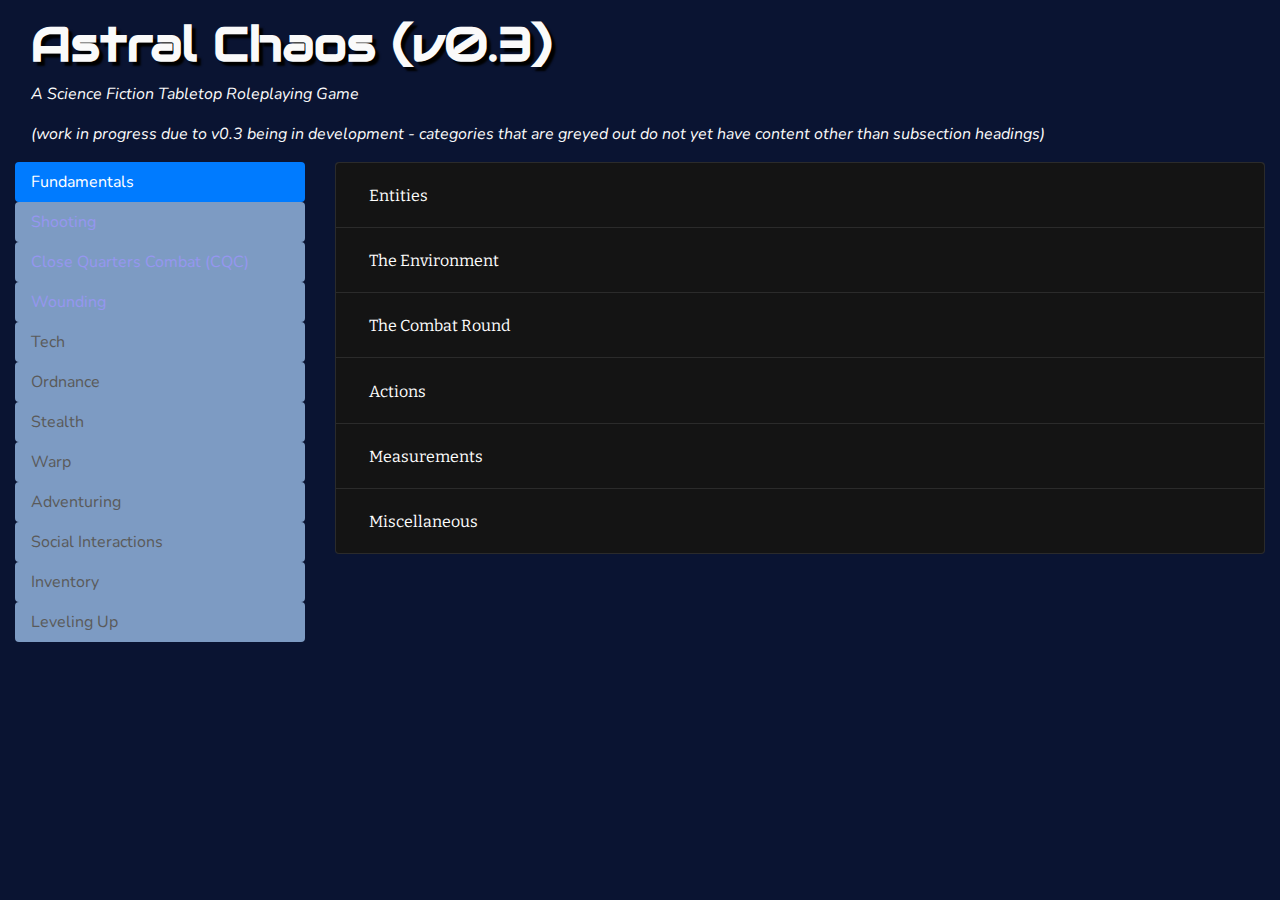
<file: astral_chaos.html>
<!DOCTYPE html>
<html lang="en" dir="ltr">
  <head>
    <meta charset="utf-8">
    <title>Astral Chaos</title>

    <link href="https://fonts.googleapis.com/css?family=Bitter|Audiowide|Nunito:400,700" rel="stylesheet">

    <link rel="stylesheet" href="https://stackpath.bootstrapcdn.com/bootstrap/4.3.1/css/bootstrap.min.css" integrity="sha384-ggOyR0iXCbMQv3Xipma34MD+dH/1fQ784/j6cY/iJTQUOhcWr7x9JvoRxT2MZw1T" crossorigin="anonymous">
    <script src="https://code.jquery.com/jquery-3.3.1.slim.min.js" integrity="sha384-q8i/X+965DzO0rT7abK41JStQIAqVgRVzpbzo5smXKp4YfRvH+8abtTE1Pi6jizo" crossorigin="anonymous"></script>
    <script src="https://cdnjs.cloudflare.com/ajax/libs/popper.js/1.14.7/umd/popper.min.js" integrity="sha384-UO2eT0CpHqdSJQ6hJty5KVphtPhzWj9WO1clHTMGa3JDZwrnQq4sF86dIHNDz0W1" crossorigin="anonymous"></script>
    <script src="https://stackpath.bootstrapcdn.com/bootstrap/4.3.1/js/bootstrap.min.js" integrity="sha384-JjSmVgyd0p3pXB1rRibZUAYoIIy6OrQ6VrjIEaFf/nJGzIxFDsf4x0xIM+B07jRM" crossorigin="anonymous"></script>

    <link rel="stylesheet" href="css/game_page.css">
    <link rel="stylesheet" href="css/astral_chaos.css">

  </head>
  <body>
    <div class="title">
      <h1>Astral Chaos (v0.3)</h1>
      <p class="emphasis">A Science Fiction Tabletop Roleplaying Game</p>
      <p class="emphasis">(work in progress due to v0.3 being in development - categories that are greyed out do not yet have content other than subsection headings)</p>
    </div>
    <div class="row content">
      <div class="col-3">
        <div class="nav flex-column nav-pills" id="category-tab" role="tablist" aria-orientation="vertical">
          <a class="nav-link active" id="fundamentals-tab" data-toggle="pill" href="#fundamentals" role="tab" aria-controls="v-pills-fundamentals" aria-selected="true">Fundamentals</a>
          <a class="nav-link" id="shooting-tab" data-toggle="pill" href="#shooting" role="tab" aria-controls="v-pills-shooting" aria-selected="false">Shooting</a>
          <a class="nav-link" id="cqc-tab" data-toggle="pill" href="#cqc" role="tab" aria-controls="v-pills-cqc" aria-selected="false">Close Quarters Combat (CQC)</a>
          <a class="nav-link" id="wounding-tab" data-toggle="pill" href="#wounding" role="tab" aria-controls="v-pills-wounding" aria-selected="false">Wounding</a>
          <a class="nav-link" id="tech-tab" data-toggle="pill" href="#tech" role="tab" aria-controls="v-pills-tech" aria-selected="false"><span class="grey">Tech</span></a>
          <a class="nav-link" id="ordnance-tab" data-toggle="pill" href="#ordnance" role="tab" aria-controls="v-pills-ordnance" aria-selected="false"><span class="grey">Ordnance</span></a>
          <a class="nav-link" id="stealth-tab" data-toggle="pill" href="#stealth" role="tab" aria-controls="v-pills-stealth" aria-selected="false"><span class="grey">Stealth</span></a>
          <a class="nav-link" id="warp-tab" data-toggle="pill" href="#warp" role="tab" aria-controls="v-pills-warp" aria-selected="false"><span class="grey">Warp</span></a>
          <a class="nav-link" id="adventuring-tab" data-toggle="pill" href="#adventuring" role="tab" aria-controls="v-pills-adventuring" aria-selected="false"><span class="grey">Adventuring</span></a>
          <a class="nav-link" id="social-tab" data-toggle="pill" href="#social" role="tab" aria-controls="v-pills-social" aria-selected="false"><span class="grey">Social Interactions</span></a>
          <a class="nav-link" id="inventory-tab" data-toggle="pill" href="#inventory" role="tab" aria-controls="v-pills-inventory" aria-selected="false"><span class="grey">Inventory</span></a>
          <a class="nav-link" id="leveling-tab" data-toggle="pill" href="#leveling" role="tab" aria-controls="v-pills-leveling" aria-selected="false"><span class="grey">Leveling Up</span></a>
        </div>
      </div>
      <div class="col-9">
        <div class="tab-content" id="tabContent">

          <!-- - - - - - - - - - - - Fundamentals - - - - - - - - - - - - - -->

          <div class="tab-pane fade show active" id="fundamentals" role="tabpanel" aria-labelledby="fundamentals-tab">
            <div class="accordion" id="accordion-fundamentals">
              <div class="card">
                <div class="card-header" id="fundamentals-entities" data-toggle="collapse" data-target="#collapse-fundamentals-entities" aria-expanded="false" aria-controls="collapse-fundamentals-entities">
                  <h2 class="mb-0">
                    <button class="btn btn-link">
                      Entities
                    </button>
                  </h2>
                </div>
                <div id="collapse-fundamentals-entities" class="collapse" aria-labelledby="fundamentals-entities">
                  <div class="card-body">
                    <ul>
                      <li>
                        Characters, including PCs, are represented by circles one unit* in diameter.
                        <ul><li>*For standard human-sized characters, including the ones that players are intended to control. NPCs and non-standard PCs may be different sizes at the GM's discretion.</li></ul>
                      </li>
                      <li>
                        Objects within the environment can be represented by various shapes depending on the object, but will still have a complete border defining the object's location, shape, and size. Objects generally fall into five categories:
                        <ul>
                          <li>
                            Large: these objects are large enough to act as ledges (see 'the environment' subsection).
                          </li>
                          <li>
                            Cover: these objects are shorter than shoulder height, allowing for characters to see, shoot, and move over them. Any move that entails moving onto or over such cover costs an additional 1ap. Alternatively, cover may be a large object with gaps in it, allowing lines of effect to pass through it but prohibiting characters from moving through it.
                          </li>
                          <li>
                            Obscuring: these are objects such as plants or fog. Lines of effect passing through them are not blocked, but do count as obscured.
                          </li>
                          <li>
                            Terrain: these objects are not truly objects so much as patches of ground that hinder movement, such as rubble or shallow water. When characters move through terrain, each unit of distance moved counts as moving twice that far instead.
                          </li>
                          <li>
                            Special: these objects have unique rules set by the GM. They are such things as coolant tubes or electrified water.
                          </li>
                        </ul>
                      </li>
                      <li>
                        Items may not be large enough to warrant showing with a border. Instead, they are marked with an icon at their location. This icon does not interact with game rules in any way, unlike objects and their borders.
                      </li>
                    </ul>
                  </div>
                </div>
              </div>
              <div class="card">
                <div class="card-header" id="fundamentals-environment" data-toggle="collapse" data-target="#collapse-fundamentals-environment" aria-expanded="false" aria-controls="collapse-fundamentals-environment">
                  <h2 class="mb-0">
                    <button class="btn btn-link">
                      The Environment
                    </button>
                  </h2>
                </div>
                <div id="collapse-fundamentals-environment" class="collapse" aria-labelledby="fundamentals-environment">
                  <div class="card-body">
                    <ul>
                      <li>
                        The map is a blank area representing where the game takes place--the map is where the game entities are placed.
                      </li>
                      <li>
                        Walls are represented by a line, and block lines of effect.
                      </li>
                      <li>
                        Ledges are represented by a line marked in some way to denote that it is a ledge. Lines of effect originating on the lower side of the ledge are blocked if they extend more than 1u beyond the ledge. Lines of effect originating on the higher side of the ledge are blocked unless they originate within one unit of the ledge. Exceptions may be made at the GM's discretion if the ledge is short enough relative to the viewing distance of the characters.
                      </li>
                      <li>
                        Steps are ledges that are shoulder-height or less. Steps act as cover for characters on the lower side who are within 1u of the step.
                      </li>
                    </ul>
                  </div>
                </div>
              </div>
              <div class="card">
                <div class="card-header" id="fundamentals-combat-round" data-toggle="collapse" data-target="#collapse-fundamentals-combat-round" aria-expanded="false" aria-controls="collapse-fundamentals-combat-round">
                  <h2 class="mb-0">
                    <button class="btn btn-link">
                      The Combat Round
                    </button>
                  </h2>
                </div>
                <div id="collapse-fundamentals-combat-round" class="collapse" aria-labelledby="fundamentals-combat-round">
                  <div class="card-body">
                    <ul>
                      <li>
                        Combat in the game occurs in rounds, each of which consists of the PC phase followed by the CQC phase, and then the NPC phase. Each character takes a turn during the phase corresponding to their status as a PC or an NPC (the use of the CQC phase is described in the CQC section).
                        <ul><li>In certain situations where NPCs should act first (for example, if the PCs are being ambushed), simply play out an NPC phase before the first round begins.</li></ul>
                      </li>
                      <li>
                        During the PC phase, each PC is allowed to perform actions as they wish. PCs each get four action points to use during the round. Action points are spent to perform actions, with a cost that varies per action. If a PC does not have enough action points remaining for an action, that action may not be performed. Each PC must use all of their action points each round.
                      </li>
                      <li>
                        PCs may spend their action points in any arrangement--any given PC does not need to spend all their action points before another PC can act. Furthermore, actions may be taken simultaneously, such as shooting a gun half-way through a move action. Actions of different PCs may also be taken simultaneously, such as a heavily armored character shielding a wounded character as they move to cover.
                      </li>
                      <li>
                        During the NPC phase, each NPC gets a number of action points based on their given rules. Otherwise, the NPCs may all take their turns in the same manner and with the same restrictions as PCs.
                        <ul><li>Generally, NPCs get four action points each unless they are particularly sluggish or quick.</li></ul>
                      </li>
                    </ul>
                  </div>
                </div>
              </div>
              <div class="card">
                <div class="card-header" id="fundamentals-actions" data-toggle="collapse" data-target="#collapse-fundamentals-actions" aria-expanded="false" aria-controls="collapse-fundamentals-actions">
                  <h2 class="mb-0">
                    <button class="btn btn-link">
                      Actions
                    </button>
                  </h2>
                </div>
                <div id="collapse-fundamentals-actions" class="collapse" aria-labelledby="fundamentals-actions">
                  <div class="card-body">
                    <ul>
                      <li>
                        <span class=" emphasis">Action Name, Cost -- Effect</span>
                      </li>
                      <li>
                        Shoot, 2ap -- The character may shoot a ranged weapon.
                      </li>
                      <li>
                        CQC Action, 2ap -- The character may make a CQC attack or defense.
                      </li>
                      <li>
                        Move, 1ap -- The character may move 2u on the map. If the character is aiming or ducking, they may only move 1u.
                      </li>
                      <li>
                        Run, 4ap -- The character may move 12u on the map. The character ceases aiming or ducking if they take the run action.
                      </li>
                      <li>
                        Act, 2a -- The character may make a basic act, such as picking up an item or opening a door.
                      </li>
                      <li>
                        Aim, 1a -- The character counts as aiming, providing a benefit when shooting but a penalty when moving.
                      </li>
                      <li>
                        Duck, 1a -- The character counts as ducking, providing a benefit when being shot at or trying to remain hidden but a penalty when moving.
                      </li>
                      <li>
                        Reaction, varies -- The character may declare an event at which point they will perform a certain action. The ap cost of a reaction is equal to the ap cost of the action they intend to perform. The character may choose to perform the intended action whenever the declared event occurs, but may only choose to do so once during that round.
                        <ul><li>An example of this action would be a character declaring they will make the shoot action the next time an enemy steps out of cover. In this example, the reaction would cost 2ap--the ap cost of a shoot action--and would allow the character to take the shoot action once during the round at some time when an enemy steps out of cover.</li></ul>
                      </li>
                      <li>
                        Null, varies -- The character waits. There is no direct effect from taking a null action; it is simply used to allow a character to spend ap without doing anything. Characters may spend however many ap they wish for a null action.
                      </li>
                      <li>
                        Other, varies -- This encompasses any actions described elsewhere in the rules. Such actions will have their ap cost given when they are described.
                      </li>
                    </ul>
                  </div>
                </div>
              </div>
              <div class="card">
                <div class="card-header" id="fundamentals-measurements" data-toggle="collapse" data-target="#collapse-fundamentals-measurements" aria-expanded="false" aria-controls="collapse-fundamentals-measurements">
                  <h2 class="mb-0">
                    <button class="btn btn-link">
                      Measurements
                    </button>
                  </h2>
                </div>
                <div id="collapse-fundamentals-measurements" class="collapse" aria-labelledby="fundamentals-measurements">
                  <div class="card-body">
                    <ul>
                      <li>
                        Units are the unit measurement of the game. Whether you use inches, centimeters, or any other length is up to you - but when the rules refer to a "unit", it is referring to the same arbitrary but constant length. One unit is meant to represent approximately one meter in the game world.
                      </li>
                      <li>
                        Line of Effect: A line of effect is an imaginary and straight line drawn across the map that represents the path of a character's movement, shot from a gun, line of sight, thrown ordnance, etc. It is drawn from the source to the target.
                        <ul><li>Note, a character's path of movement is a special case and doesn't need to have a straight line of effect.</li></ul>
                      </li>
                      <li>
                        Nearest Edges: When measuring between two entities, measure from the edge of each entity that is nearest the other entity.
                      </li>
                      <li>
                        Close Enough: When measuring, since a non-discretized system is used in this game, measurements may end up causing debate. If a measurement is ever unclear as to whether it is close enough, then assume it is indeed close enough.
                      </li>
                    </ul>
                  </div>
                </div>
              </div>
              <div class="card">
                <div class="card-header" id="fundamentals-miscellaneous" data-toggle="collapse" data-target="#collapse-fundamentals-miscellaneous" aria-expanded="false" aria-controls="collapse-fundamentals-miscellaneous">
                  <h2 class="mb-0">
                    <button class="btn btn-link">
                      Miscellaneous
                    </button>
                  </h2>
                </div>
                <div id="collapse-fundamentals-miscellaneous" class="collapse" aria-labelledby="fundamentals-miscellaneous">
                  <div class="card-body">
                    <ul>
                      <li>
                        The GM is the person who designs the NPCs, maps, settings, and events of the game, and is in charge of running the game. It is the GM who controls all the NPCs.
                      </li>
                      <li>
                        Favor the PCs: When rounding from half, round in the direction that favors the PCs. This is to avoid hindrances that might be added due to meaningless happenstance rounding.
                      </li>
                      <li>
                        Advantages
                        <ul>
                          <li>
                            When a roll is made "with advantage," the player rolling the die may roll twice and pick the result of their choice.
                          </li>
                          <li>
                            When a roll is made "with disadvantage," the player rolling the die must roll twice and pick the worse result.
                          </li>
                          <li>
                            When a player has both Adv and dAdv, they cancel each other out on a one-by-one basis (e.g. if a player has two dAdv and one Adv, then they end up with one disadvantage overall).
                          </li>
                          <li>
                            A "hard" advantage or disadvantage (marked with a *) cannot be canceled out except by other hard advantages or disadvantages.
                          </li>
                          <li>
                            If a roll has two disadvantages overall, it is impossible and automatically fails.
                          </li>
                        </ul>
                      </li>
                      <li>
                        Acronyms
                        <ul>
                          <li>
                            (*)Adv: (hard) advantage
                          </li>
                          <li>
                            ap: action point
                          </li>
                          <li>
                            (*)dAdv: (hard) disadvantage
                          </li>
                          <li>
                            GM: game manager
                          </li>
                          <li>
                            NPC: non-player character
                          </li>
                          <li>
                            PC: player character
                          </li>
                          <li>
                            u: unit (the measurement length)
                          </li>
                        </ul>
                      </li>
                    </ul>
                  </div>
                </div>
              </div>
            </div>
          </div>

          <!-- - - - - - - - - - - - Shooting - - - - - - - - - - - - - - - -->

          <div class="tab-pane fade" id="shooting" role="tabpanel" aria-labelledby="shooting-tab">
            <div class="accordion" id="accordion-shooting">
              <div class="card">
                <div class="card-header" id="shooting-action" data-toggle="collapse" data-target="#collapse-shooting-action" aria-expanded="false" aria-controls="collapse-shooting-action">
                  <h2 class="mb-0">
                    <button class="btn btn-link">
                      Shooting a Gun
                    </button>
                  </h2>
                </div>
                <div id="collapse-shooting-action" class="collapse" aria-labelledby="shooting-action">
                  <div class="card-body">
                    <ul>
                      <li>
                        When a character performs the shoot action, they may shoot at any one character (the target) to whom they could draw an unblocked line of effect. Shooting is considered an attack.
                      </li>
                      <li>
                        When a character shoots at a target, they roll a number of twelve-sided dice equal to the shots stat of their ranged weapon. For each roll that is equal to or above the shot difficulty, the shot hits. The shot difficulty is equal to the sum of all the modifiers to hit that would apply (see 'modifiers to hit' subsection). To determine the results of the hits, see the wounding section.
                        <ul><li>Note, this means that if no modifiers to hit would apply, your shots automatically hit. This game assumes that your character has been trained to some degree and will not miss given optimal conditions.</li></ul>
                      </li>
                      <li>
                        At any given time, your ranged weapon may only have as many shots loaded as its load size stat. Keep track of how many shots your ranged weapon has loaded at any given point. For each shot you fire, you must subtract one shot from the number of shots your ranged weapon has loaded. If you cannot, then your shooting action immediately ends.
                      </li>
                      <li>
                        Performing the reload action brings the amount of shots your ranged weapon has loaded back to its maximum value.
                      </li>
                      <li>
                        You cannot shoot at a target that is over three times the upper optimum range of the ranged weapon you are using. This value is considered to be the ranged weapon's maximum effective range.
                      </li>
                    </ul>
                  </div>
                </div>
              </div>
              <div class="card">
                <div class="card-header" id="shooting-modifiers" data-toggle="collapse" data-target="#collapse-shooting-modifiers" aria-expanded="false" aria-controls="collapse-shooting-modifiers">
                  <h2 class="mb-0">
                    <button class="btn btn-link">
                      Modifiers to Hit
                    </button>
                  </h2>
                </div>
                <div id="collapse-shooting-modifiers" class="collapse" aria-labelledby="shooting-modifiers">
                  <div class="card-body">
                    <ul>
                      <li>
                        <span class="emphasis">Modifier, Amount/Effect -- Description of when to apply
                      </li>
                      <li>
                        Cover, +6 -- If a line of effect can be drawn from the shooting character to the target that is blocked or goes through cover. Cover within 1u of the shooting character does not count, as they are presumably shooting over it.
                      </li>
                      <li>
                        Ducking, +4 -- If the target is ducking
                      </li>
                      <li>
                        Reaction Shot, +3 -- If the shooting is performed as a reaction
                      </li>
                      <li>
                        Suppressed, +3 -- If a character was shot at since their last turn, and that shooting was done from within the optimum range of the ranged weapon that was used.
                      </li>
                      <li>
                        Outside Optimum Range, dAdv -- If the target is at a distance that lies outside of the optimum range of the weapon being used
                      </li>
                      <li>
                        Obscured Target, dAdv -- If an obscured line of effect can be drawn from the shooting character to the target.
                      </li>
                      <li>
                        Snap Shot, varies -- If the shooter is not aiming; the modifier is equal to the size of the weapon being used
                      </li>
                      <li>
                        Weapon Size, varies -- This modifier is always in effect. The modifier is equal to the size of the weapon being used, or half that if the weapon is being used with two hands.
                      </li>
                  </div>
                </div>
              </div>
              <div class="card">
                <div class="card-header" id="shooting-equipment" data-toggle="collapse" data-target="#collapse-shooting-equipment" aria-expanded="false" aria-controls="collapse-shooting-equipment">
                  <h2 class="mb-0">
                    <button class="btn btn-link">
                      Ranged Weapons
                    </button>
                  </h2>
                </div>
                <div id="collapse-shooting-equipment" class="collapse" aria-labelledby="shooting-equipment">
                  <div class="card-body">
                    <ul>
                      <li>
                        Ranged weapons consist of a barrel, caliber, mechanism, loader, and cartridge.
                      </li>
                      <li>
                        A ranged weapon has the following stats associated with it: optimum range (lower and upper limit), damage, shots, load size, and size. The components comprising the ranged weapon determine its stats.
                      </li>
                      <li>
                        A ranged weapon has a size of 0 by default, which is then increased based on the components it has. Ranged weapons may not exceed a size of 7. The size of the ranged weapon determines its lower optimum range as follows:
                        <ul>
                          <li>Size 0-3 Ranged Weapon: 0u</li>
                          <li>Size 4-5 Ranged Weapon: 4u</li>
                          <li>Size 6-7 Ranged Weapon: 8u</li>
                        </ul>
                      </li>
                      <li>
                        The GM decides the name of the ranged weapon based on its components.
                      </li>
                      <li>
                        Example: If a ranged weapon has a long barrel, high caliber, trigger mechanism, and clip loader, with photon cartridges, the GM might call it a "Photon Sniper Rifle" and it would have the following stats:
                        <ul>
                          <li>Optimum Range: 8-36u</li>
                          <li>Damage: 4</li>
                          <li>Shots: 2</li>
                          <li>Load Size: 6 (4ap to reload, or 2ap to reload if no shots remained loaded)</li>
                          <li>Photon: Suppression caused by this weapon gives not only +3 to shot difficulty rolls, but also dAdv.</li>
                          <li>Size: 6</li>
                        </ul>
                    </ul>
                    <table id="ranged-weapon-barrels" class="basic-table">
                      <thead>
                        <tr>
                          <th>Barrels</th>
                          <th>Type</th>
                          <th>Upper Optimum Range</th>
                          <th>Size Increase</th>
                        </tr>
                      </thead>
                      <tbody>
                        <tr>
                          <td rowspan="4"></td>
                          <td>Long</td>
                          <td>36u</td>
                          <td>+3</td>
                        </tr>
                        <tr>
                          <td>Middle</td>
                          <td>20u</td>
                          <td>+2</td>
                        </tr>
                        <tr>
                          <td>Short</td>
                          <td>12u</td>
                          <td>+1</td>
                        </tr>
                        <tr>
                          <td>Snub</td>
                          <td>8u</td>
                          <td>+0</td>
                        </tr>
                      </tbody>
                    </table>
                    <table id="ranged-weapon-calibers"class="basic-table">
                      <thead>
                        <tr>
                          <th>Caliber</th>
                          <th>Type</th>
                          <th>Damage</th>
                          <th>Size Increase</th>
                        </tr>
                      </thead>
                      <tbody>
                        <tr>
                          <td rowspan="3"></td>
                          <td>High</td>
                          <td>4 damage</td>
                          <td>+2</td>
                        </tr>
                        <tr>
                          <td>Middle</td>
                          <td>2 damage</td>
                          <td>+1</td>
                        </tr>
                        <tr>
                          <td>Low</td>
                          <td>1 damage</td>
                          <td>+0</td>
                        </tr>
                      </tbody>
                    </table>
                    <table id="ranged-weapon-mechanisms"class="basic-table">
                      <thead>
                        <tr>
                          <th>Mechanism</th>
                          <th>Type</th>
                          <th>Shots</th>
                          <th>Size Increase</th>
                        </tr>
                      </thead>
                      <tbody>
                        <tr>
                          <td rowspan="4"></td>
                          <td>Repeater</td>
                          <td>6 shots</td>
                          <td>+3</td>
                        </tr>
                        <tr>
                          <td>Cycler</td>
                          <td>4 shots</td>
                          <td>+2</td>
                        </tr>
                        <tr>
                          <td>Trigger</td>
                          <td>2 shots</td>
                          <td>+1</td>
                        </tr>
                        <tr>
                          <td>Action</td>
                          <td>1 shot</td>
                          <td>+0</td>
                        </tr>
                      </tbody>
                    </table>
                    <table id="ranged-weapon-loaders"class="basic-table">
                      <thead>
                        <tr>
                          <th>Loader</th>
                          <th>Type</th>
                          <th>Load Size,<br>Reload Rules</th>
                          <th>Size Increase</th>
                        </tr>
                      </thead>
                      <tbody>
                        <tr>
                          <td rowspan="4"></td>
                          <td>Drum</td>
                          <td>10x shots stat,<br>8ap to reload</td>
                          <td>+2</td>
                        </tr>
                        <tr>
                          <td>Magazine</td>
                          <td>5x shots stat,<br>4ap to reload</td>
                          <td>+1</td>
                        </tr>
                        <tr>
                          <td>Clip</td>
                          <td>3x shots stat,<br>4ap to reload*</td>
                          <td>+0</td>
                        </tr>
                        <tr>
                          <td>Hand-Loaded</td>
                          <td>3x shots stat,<br>1ap to reload**</td>
                          <td>+0</td>
                        </tr>
                        <tr>
                          <td colspan="4">
                            *If no shots remain loaded, reloading only costs 2ap for clip loaded ranged weapons<br>
                            **Hand-loaded ranged weapons reload one shot per reload action
                          </td>
                        </tr>
                      </tbody>
                    </table>
                    <table id="ranged-weapon-cartridges"class="wide-table ranged-weapon-cartridges">
                      <thead>
                        <tr>
                          <th>Cartridges</th>
                          <th>Type</th>
                          <th colspan="3">Effect</th>
                        </tr>
                      </thead>
                      <tbody>
                        <tr>
                          <td rowspan="9"></td>
                          <td>Slug</td>
                          <td colspan="3">Rolls of "No Wound" instead count as a flesh wound.</td>
                        </tr>
                        <tr>
                          <td>Rail</td>
                          <td colspan="3">
                            -You may only take the "shoot" action once per turn.<br>
                            -Short barreled guns get +3 to their upper optimum range and +1 damage.<br>
                            -Middle barreled guns get +7 to their upper optimum range and +2 damage.<br>
                            -Long barreled guns get +18 to their upper optimum range and +3 damage.<br>
                          </td>
                        </tr>
                        <tr>
                          <td>Scattershot</td>
                          <td colspan="3">Firing beyond optimum range gives dAdv on the wounding roll instead of the hit roll.</td>
                        </tr>
                        <tr>
                          <td>Photon</td>
                          <td colspan="3">Suppression caused by this weapon gives not only +3 to shot difficulty rolls, but also dAdv.</td>
                        </tr>
                        <tr>
                          <td>Phaser Bolt</td>
                          <td colspan="3">This weapon has no maximum effective range.</td>
                        </tr>
                        <tr>
                          <td>Impulse</td>
                          <td colspan="3">-Grievous wounds caused by this weapon instead count as flesh wounds.<br>-Ap spent towards reloading may also be spent towards another action.</td>
                        </tr>
                        <tr>
                          <td>Concussion</td>
                          <td colspan="3">When firing beyond optimum range, shooting takes 4ap but doesn't give dAdv.</td>
                        </tr>
                        <tr>
                          <td>Shell Plasma</td>
                          <td colspan="3">Flesh wounds caused by this weapon instead count as grievous wounds.</td>
                        </tr>
                        <tr>
                          <td>EMCF Plasma</td>
                          <td colspan="3">This weapon cannot fire beyond its optimum range, but always deals double-wounds.</td>
                        </tr>
                      </tbody>
                    </table>
                  </div>
                </div>
              </div>
            </div>
          </div>

          <!-- - - - - - - - - - - - CQC - - - - - - - - - - - - - - - - - - -->

          <div class="tab-pane fade" id="cqc" role="tabpanel" aria-labelledby="cqc-tab">
            <div class="accordion" id="accordion-cqc">
              <div class="card">
                <div class="card-header" id="cqc-action" data-toggle="collapse" data-target="#collapse-cqc-action" aria-expanded="false" aria-controls="collapse-cqc-action">
                  <h2 class="mb-0">
                    <button class="btn btn-link">
                      Performing an Action in CQC
                    </button>
                  </h2>
                </div>
                <div id="collapse-cqc-action" class="collapse" aria-labelledby="cqc-action">
                  <div class="card-body">
                    <ul>
                      <li>
                        When a character is within 1u of an enemy, that character is considered to be in Close Quarters Combat (CQC).
                      </li>
                      <li>
                        Characters in CQC do not perform actions during their usual phase. Instead, they perform actions during the CQC phase (see fundamentals subsection: the combat round). Each character in CQC chooses one action that they will perform, and then all such actions are performed as a set according to the rules below. Once this has happened, repeat the process until no characters in CQC have any ap remaining.
                      </li>
                      <li>
                        When a set of actions is performed in CQC, each participating character rolls a d12 to determine their initiative for their action. The actions are then performed in order of initiative from highest to lowest. Any actions with tied initiative are performed as if the other actions with the same initiative had not yet occurred.
                      </li>
                      <li>
                        Negations
                        <ul>
                          <li>
                            If an action leads to a wound being dealt, and the character who was wounded had not yet performed their chosen action, then that character replaces their chosen action with a null action.
                          </li>
                          <li>
                            When a character performs a CQC defense, any CQC attack actions or shooting actions later in that set have no effect on the defending character (and are considered negated).
                          </li>
                        </ul>
                      </li>
                      <li>
                        CQC attacks and defenses have both immediate effects and consequent effects. Immediate effects apply to the CQC attack or defense itself, as it is performed. Consequent effects of a CQC attack or defense apply to the next set of actions in CQC.
                        <ul>
                          <li>
                            Note, the next set of actions performed in CQC may not happen until the following round.
                          </li>
                          <li>
                            Consequent effects of CQC attacks and defenses do not apply if the CQC attack or defense was negated.
                          </li>
                        </ul>
                      </li>
                      <li>
                        Balance:
                        <ul>
                          <li>
                            When a character with Adv or dAdv on initiative performs a CQC attack or defense, add their CQC weapon's balance to their initiative.
                          </li>
                          <li>
                            When a character is using a CQC weapon one-handed, if that weapon has a negative balance, always add the balance to their initiative. This is in addition to when adding it as described above.
                          </li>
                      </li>
                    </ul>
                  </div>
                </div>
              </div>
              <div class="card">
                <div class="card-header" id="cqc-types" data-toggle="collapse" data-target="#collapse-cqc-types" aria-expanded="false" aria-controls="collapse-cqc-types">
                  <h2 class="mb-0">
                    <button class="btn btn-link">
                      Types of CQC Actions
                    </button>
                  </h2>
                </div>
                <div id="collapse-cqc-types" class="collapse" aria-labelledby="cqc-types">
                  <div class="card-body">
                    <table class="wide-table">
                      <thead>
                        <tr>
                          <th>Attack</th>
                          <th colspan="4">Immediate Effect</th>
                          <th colspan="4">Consequent Effect</th>
                        </tr>
                      </thead>
                      <tbody>
                        <tr>
                          <td>Strike</td>
                          <td colspan="4">The striking character gains Adv on their initiative roll, but dAdv on their damage roll. Successfully striking a target always negates their action regardless of if they were dealt a wound or not.</td>
                          <td colspan="4">The struck character gains dAdv on their next initiative roll.</td>
                        </tr>
                        <tr>
                          <td>Jab</td>
                          <td colspan="4">The jabbing character may add their weapon's reach to their initiative roll if their target did not choose to perform a CQC defense.</td>
                          <td colspan="4">---</td>
                        </tr>
                        <tr>
                          <td>Swing</td>
                          <td colspan="4">The swinging character may add their weapon's size to their damage roll.</td>
                          <td colspan="4">---</td>
                        </tr>
                      </tbody>
                    </table>
                    <table class="wide-table">
                      <thead>
                        <tr>
                          <th>Defense</th>
                          <th colspan="4">Immediate Effect</th>
                          <th colspan="4">Effect on next CQC Action if successful</th>
                        </tr>
                      </thead>
                      <tbody>
                        <tr>
                          <td>Block</td>
                          <td colspan="4">The blocking character gains Adv on their initiative roll, and may add their weapon's reach to their initiative roll.</td>
                          <td colspan="4">The blocking character gains dAdv on their next initiative roll if another character performed an attack against them.</td>
                        </tr>
                        <tr>
                          <td>Deflect</td>
                          <td colspan="4">The deflecting character gains Adv on their initiative roll.</td>
                          <td colspan="4">Any character whose attack was deflected gains *dAdv on their next initiative roll.</td>
                        </tr>
                        <tr>
                          <td>Dodge</td>
                          <td colspan="4">---</td>
                          <td colspan="4">The dodging character gains Adv on their next initiative roll. Any character whose attack was dodged gains *dAdv on their next initiative roll.</td>
                        </tr>
                      </tbody>
                    </table>
                    <table class="wide-table">
                      <thead>
                        <tr>
                          <th>Non-CQC Actions in CQC</th>
                          <th colspan="4">Immediate Effect</th>
                          <th colspan="4">Effect on next CQC Action if successful</th>
                        </tr>
                      </thead>
                      <tbody>
                        <tr>
                          <td>Shoot</td>
                          <td colspan="4">The shooting character must apply their ranged weapon's balance to their initiative if any of their hit rolls would have Adv or dAdv. A character shooting in CQC must still roll to hit as usual.</td>
                          <td colspan="4">---</td>
                        </tr>
                        <tr>
                          <td>Use Tech Item</td>
                          <td colspan="4">---</td>
                          <td colspan="4">---</td>
                        </tr>
                        <tr>
                          <td>Misc</td>
                          <td colspan="4">Performing any other non-CQC action gives that character dAdv on their initiative.</td>
                          <td colspan="4">---</td>
                        </tr>
                      </tbody>
                    </table>
                  </div>
                </div>
              </div>
              <div class="card">
                <div class="card-header" id="cqc-equipment" data-toggle="collapse" data-target="#collapse-cqc-equipment" aria-expanded="false" aria-controls="collapse-cqc-equipment">
                  <h2 class="mb-0">
                    <button class="btn btn-link">
                      CQC Weapons
                    </button>
                  </h2>
                </div>
                <div id="collapse-cqc-equipment" class="collapse" aria-labelledby="cqc-equipment">
                  <div class="card-body">
                    <ul>
                      <li>
                        CQC weapons consist of a head, handle, and cell.
                      </li>
                      <li>
                        A CQC weapon has the following stats associated with it: balance, reach, damage (base and swing), and size. The components comprising the CQC weapon determine its stats.
                      </li>
                      <li>
                        A CQC weapon has a size of 0 by default, which is then increased based on the components it has. CQC weapons may not exceed a size of 7.
                      </li>
                      <li>
                        The GM decides the name of the CQC weapon based on its components.
                      </li>
                      <li>
                        Example: If a CQC weapon has a short blade, a haft, and a solar cell, the GM might call it a "Solar Spear" and it would have the following stats:
                        <ul>
                          <li>Balance: -1</li>
                          <li>Reach: 4</li>
                          <li>Damage: 0 / 0 swing</li>
                          <li>Solar: If this weapon's attack is deflected, its user gains dAdv on initiative as a consequent effect instead of *dAdv.</li>
                          <li>Size: 5</li>
                        </ul>
                    </ul>
                    <table id="cqc-weapon-head" class="basic-table">
                      <thead>
                        <tr>
                          <th>Head</th>
                          <th>Type</th>
                          <th>Balance</th>
                          <th>Reach</th>
                          <th>Damage</th>
                          <th>Size Increase</th>
                        </tr>
                      </thead>
                      <tbody>
                        <tr>
                          <td rowspan="6"></td>
                          <td>Long Blade</td>
                          <td>-1</td>
                          <td>2</td>
                          <td>2</td>
                          <td>+4</td>
                        </tr>
                        <tr>
                          <td>Moderate Blade</td>
                          <td>0</td>
                          <td>1</td>
                          <td>1</td>
                          <td>+3</td>
                        </tr>
                        <tr>
                          <td>Short Blade</td>
                          <td>1</td>
                          <td>+0</td>
                          <td>0</td>
                          <td>+1</td>
                        </tr>
                        <tr>
                          <td>Cleaver</td>
                          <td>0</td>
                          <td>0</td>
                          <td>3*</td>
                          <td>+2</td>
                        </tr>
                        <tr>
                          <td>Hammer</td>
                          <td>-1</td>
                          <td>0</td>
                          <td>6*</td>
                          <td>+2</td>
                        </tr>
                        <tr>
                          <td>None**</td>
                          <td>2</td>
                          <td>0</td>
                          <td>0</td>
                          <td>+0</td>
                        </tr>
                        <tr>
                          <td colspan="6">
                            *This damage applies only to swing CQC attacks<br>
                            **Grievous wounds dealt by CQC weapons without a head count as flesh wounds instead.
                          </td>
                        </tr>
                      </tbody>
                    </table>
                    <table id="cqc-weapon-handle" class="basic-table">
                      <thead>
                        <tr>
                          <th>Handle</th>
                          <th>Type</th>
                          <th>Balance</th>
                          <th>Reach</th>
                          <th>Size Increase</th>
                        </tr>
                      </thead>
                      <tbody>
                        <tr>
                          <td rowspan="3"></td>
                          <td>Haft</td>
                          <td>-2</td>
                          <td>+4</td>
                          <td>+4</td>
                        </tr>
                        <tr>
                          <td>Extended Grip</td>
                          <td>-1</td>
                          <td>+2</td>
                          <td>+2</td>
                        </tr>
                        <tr>
                          <td>Grip</td>
                          <td>+0</td>
                          <td>+0</td>
                          <td>+0</td>
                        </tr>
                      </tbody>
                    </table>
                    <table id="cqc-weapon-cell" class="wide-table">
                      <thead>
                        <tr>
                          <th>Cell</th>
                          <th>Type</th>
                          <th colspan="7">Effect</th>
                        </tr>
                      </thead>
                      <tbody>
                        <tr>
                          <td rowspan="8"></td>
                          <td>Force</td>
                          <td colspan="7">When a character succesfully blocks a force weapon's attack, they get *dAdv on initiative as a consequent effect of blocking instead of dAdv.</td>
                        </tr>
                        <tr>
                          <td>Warp</td>
                          <td colspan="7">When a warp weapon makes a roll of "No Wound", it instead counts as a flesh wound.</td>
                        </tr>
                        <tr>
                          <td>Vein</td>
                          <td colspan="7">Vein weapons gain Adv on swing damage.</td>
                        </tr>
                        <tr>
                          <td>Solar</td>
                          <td colspan="7">If a solar weapon's attack is deflected, its user gains dAdv on initiative as a consequent effect instead of *dAdv.</td>
                        </tr>
                        <tr>
                          <td>Shrieking</td>
                          <td colspan="7">When a character with a shrieking weapon successfully performs a swing CQC attack, the character who was hit gets dAdv on initiative as a consequent effect.</td>
                        </tr>
                        <tr>
                          <td>Singing</td>
                          <td colspan="7">When a character with a singing weapon successfully performs a swing CQC attack, they get Adv on initiative as a consequent effect.</td>
                        </tr>
                        <tr>
                          <td>Sheathed Plasma</td>
                          <td colspan="7">Swinging a sheathed plasma weapon gives dAdv on initiative as an immediate effect. Sheathed plasma weapons deal double wounds.</td>
                        </tr>
                        <tr>
                          <td>Plasma Ridge</td>
                          <td colspan="7">Flesh wounds dealt by plasma ridge weapons count as grievous wounds instead. This effect and having no head on a CQC weapon cancel each other out.</td>
                        </tr>
                      </tbody>
                    </table>
                  </div>
                </div>
              </div>
            </div>
          </div>

          <!-- - - - - - - - - - - - Wounding - - - - - - - - - - - - - - - -->

          <div class="tab-pane fade" id="wounding" role="tabpanel" aria-labelledby="wounding-tab">
            <div class="accordion" id="accordion-wounding">
              <div class="card">
                <div class="card-header" id="wounding-damage" data-toggle="collapse" data-target="#collapse-wounding-damage" aria-expanded="false" aria-controls="collapse-wounding-damage">
                  <h2 class="mb-0">
                    <button class="btn btn-link">
                      Dealing Damage
                    </button>
                  </h2>
                </div>
                <div id="collapse-wounding-damage" class="collapse" aria-labelledby="wounding-damage">
                  <div class="card-body">
                    <ul>
                      <li>
                        When a character hits with an attack, roll a d12 and a d4. The damage dealt by the action is equal to the result of the d12 plus the damage associated with each hit in the attack. The d4 determines the location that was hit based on the chart below. The target acquires "no wound", a "flesh wound", or a "grievous wound" in the designated location based on the total damage dealt to them and the armor they are wearing in that location (see armor subsection).
                        <ul>
                          <li>
                            4: Head
                          </li>
                          <li>
                            3: Torso
                          </li>
                          <li>
                            2: Arms
                          </li>
                          <li>
                            1: Legs
                          </li>
                        </ul>
                      </li>
                      <li>
                        Wound Types
                        <ul>
                          <li>
                            Grievous Wound: Grievous wounds count as a wound that cannot be removed by battlefield medicine. Since healing between fights is generally not applicable to NPCs, grievous wounds dealt by PCs count as double flesh wounds instead. The GM may override this rule for special-case NPCs if desired.
                          </li>
                          <li>
                            Flesh Wound: Flesh wounds are the standard form of being wounded and have no additional rules.
                          </li>
                          <li>
                            No Wound: A result of no wound means the character does not acquire any wound.
                          </li>
                          <li>
                            Double Wound: Sometimes, an attack has a rule that says it causes a "double wound". This means that when a target acquires a wound from such a source, that target instead acquires two wounds of that type.
                          </li>
                        </ul>
                      </li>
                    </ul>
                  </div>
                </div>
              </div>
              <div class="card">
                <div class="card-header" id="wounding-conditions" data-toggle="collapse" data-target="#collapse-wounding-conditions" aria-expanded="false" aria-controls="collapse-wounding-conditions">
                  <h2 class="mb-0">
                    <button class="btn btn-link">
                      Conditions
                    </button>
                  </h2>
                </div>
                <div id="collapse-wounding-conditions" class="collapse" aria-labelledby="wounding-conditions">
                  <div class="card-body">
                    <ul>
                      <li>
                        As a character acquires wounds in various locations, additional effects start to apply called conditions.
                      </li>
                      <li>
                        If a location that is already at maximum wound count receives another wound, that character dies from massive injury.
                      </li>
                      <li>
                        Conditions may result in a character dying. If a character is dead, they can no longer perform any actions.
                      </li>
                    </ul>
                    <table class="wide-table">
                      <thead>
                        <tr>
                          <th>Location</th>
                          <th>Wound Count</th>
                          <th colspan="10">Condition Effect</th>
                        </tr>
                      </thead>
                      <tbody>
                        <tr class="border-top-double">
                          <td rowspan="3">Head</td>
                          <td>3</td>
                          <td colspan="10">The character dies.</td>
                        </tr>
                        <tr>
                          <td>2 or more</td>
                          <td colspan="10">The character receives only half as many ap to use per turn as they otherwise would.</td>
                        </tr>
                        <tr>
                          <td>1 or more</td>
                          <td colspan="10">The character receives dAdv to detection and tech rolls.</td>
                        </tr>
                        <tr class="border-top-double">
                          <td rowspan="3">Torso</td>
                          <td>3</td>
                          <td colspan="10">Whenever the character attempts to make an action, first roll a d4. If the result is less than the number of ap spent for the action, the character dies.</td>
                        </tr>
                        <tr>
                          <td>2 or more</td>
                          <td colspan="10">Whenever the character attempts to make an action, first roll a d4. If the result is less than the number of ap spent for the action, the character spends the ap for a null action instead of the desired action.</td>
                        </tr>
                        <tr>
                          <td>1 or more</td>
                          <td colspan="10">Whenever the character attempts to make an action, first roll a d4. If the result is a 1, the character loses 1 ap. If this would leave them with less ap than is required to perform the action, they do not perform that action.</td>
                        </tr>
                        <tr class="border-top-double">
                          <td rowspan="3">Arms</td>
                          <td>3</td>
                          <td colspan="10">The character cannot perform an action that uses both hands.</td>
                        </tr>
                        <tr>
                          <td>2 or more</td>
                          <td colspan="10">The character receives *dAdv when performing an action that uses both hands.</td>
                        </tr>
                        <tr>
                          <td>1 or more</td>
                          <td colspan="10">The character cannot receive Adv when performing an action that uses both hands.</td>
                        </tr>
                        <tr class="border-top-double">
                          <td rowspan="3">Legs</td>
                          <td>3</td>
                          <td colspan="10">The character permanently counts as ducking, and must spend twice as much ap when performing move actions as they otherwise would.</td>
                        </tr>
                        <tr>
                          <td>2 or more</td>
                          <td colspan="10">The character moves half as far as normal with move actions.</td>
                        </tr>
                        <tr>
                          <td>1 or more</td>
                          <td colspan="10">The character can no longer perform the run action.</td>
                        </tr>
                      </tbody>
                    </table>
                  </div>
                </div>
              </div>
              <div class="card">
                <div class="card-header" id="wounding-armor" data-toggle="collapse" data-target="#collapse-wounding-armor" aria-expanded="false" aria-controls="collapse-wounding-armor">
                  <h2 class="mb-0">
                    <button class="btn btn-link">
                      Armor
                    </button>
                  </h2>
                </div>
                <div id="collapse-wounding-armor" class="collapse" aria-labelledby="wounding-armor">
                  <div class="card-body">
                    <ul>
                      <li>
                        Armor consists of four pieces - one piece for each location that could acquire wounds. Each piece consists of a material and a pattern. The material of the armor piece determines what wounds a character will acquire based on the total damage received in that location from an attack.
                      </li>
                    </ul>
                    <table id="armor-materials" class="basic-table">
                      <thead>
                        <tr>
                          <th>Material</th>
                          <th>No Wound</th>
                          <th>Flesh Wound</th>
                          <th>Grievous Wound</th>
                          <th>Weight*</th>
                        </tr>
                      </thead>
                      <tbody>
                        <tr>
                          <td>Alloy</td>
                          <td>1-8 damage</td>
                          <td>9+ damage</td>
                          <td>---</td>
                          <td>3h / 12t / 6a / 9l</td>
                        </tr>
                        <tr>
                          <td>Polymer</td>
                          <td>1-6 damage</td>
                          <td>7-11 damage</td>
                          <td>12+ damage</td>
                          <td>2h / 8t / 4a / 6l</td>
                        </tr>
                        <tr>
                          <td>Fiber</td>
                          <td>1-3 damage</td>
                          <td>4-10 damage</td>
                          <td>11+ damage</td>
                          <td>1h / 4t / 2a / 3l</td>
                        </tr>
                        <tr>
                          <td>None/Framework</td>
                          <td>1-2 damage</td>
                          <td>3-7 damage</td>
                          <td>8+ damage</td>
                          <td>0h / 0t / 0a / 0l</td>
                        </tr>
                        <tr>
                          <td colspan="5">*weights are given as "head / torso / arms / legs"</td>
                        </tr>
                      </tbody>
                    </table>
                    <table id="armor-patterns" class="basic-table">
                      <thead>
                        <tr>
                          <th>Pattern</th>
                          <th colspan="3">Effect</th>
                        </tr>
                      </thead>
                      <tbody>
                        <tr>
                          <td>Bulked</td>
                          <td colspan="3">Ignore effects that change flesh wounds to grievous wounds, change "no wound" results to flesh wounds, or cause double wounds. The armor weighs twice as much. Cannot be applied to "none/framework" armor.</td>
                        </tr>
                        <tr>
                          <td>Fitted</td>
                          <td colspan="3">No additional effect</td>
                        </tr>
                        <tr>
                          <td>Paneled</td>
                          <td colspan="3">Whenever an opponent rolls a 4 or lower on the damage roll, it counts as a flesh wound. Each piece of armor weighs 1 less. Cannot be applied to fiber armor or "none/framework" armor.</td>
                        </tr>
                      </tbody>
                    </table>
                  </div>
                </div>
              </div>
            </div>
          </div>

          <!-- - - - - - - - - - - - Tech - - - - - - - - - - - - - - - - - -->

          <div class="tab-pane fade" id="tech" role="tabpanel" aria-labelledby="tech-tab">
            <div class="accordion" id="accordion-tech">
              <div class="card">
                <div class="card-header" id="tech-action" data-toggle="collapse" data-target="#collapse-tech-action" aria-expanded="false" aria-controls="collapse-tech-action">
                  <h2 class="mb-0">
                    <button class="btn btn-link">
                      Using a Tech Device
                    </button>
                  </h2>
                </div>
                <div id="collapse-tech-action" class="collapse" aria-labelledby="tech-action">
                  <div class="card-body">
                    placeholder text
                  </div>
                </div>
              </div>
              <div class="card">
                <div class="card-header" id="tech-equipment" data-toggle="collapse" data-target="#collapse-tech-equipment" aria-expanded="false" aria-controls="collapse-tech-equipment">
                  <h2 class="mb-0">
                    <button class="btn btn-link">
                      Tech Devices
                    </button>
                  </h2>
                </div>
                <div id="collapse-tech-equipment" class="collapse" aria-labelledby="tech-equipment">
                  <div class="card-body">
                    placeholder text
                  </div>
                </div>
              </div>
            </div>
          </div>

          <!-- - - - - - - - - - - - Ordnance - - - - - - - - - - - - - - - -->

          <div class="tab-pane fade" id="ordnance" role="tabpanel" aria-labelledby="ordnance-tab">
            <div class="accordion" id="accordion-ordnance">
              <div class="card">
                <div class="card-header" id="ordnance-action" data-toggle="collapse" data-target="#collapse-ordnance-action" aria-expanded="false" aria-controls="collapse-ordnance-action">
                  <h2 class="mb-0">
                    <button class="btn btn-link">
                      Using Explosive Ordance
                    </button>
                  </h2>
                </div>
                <div id="collapse-ordnance-action" class="collapse" aria-labelledby="ordnance-action">
                  <div class="card-body">
                    placeholder text
                  </div>
                </div>
              </div>
              <div class="card">
                <div class="card-header" id="ordnance-equipment" data-toggle="collapse" data-target="#collapse-ordnance-equipment" aria-expanded="false" aria-controls="collapse-ordnance-equipment">
                  <h2 class="mb-0">
                    <button class="btn btn-link">
                      Explosive Ordnance
                    </button>
                  </h2>
                </div>
                <div id="collapse-ordnance-equipment" class="collapse" aria-labelledby="ordnance-equipment">
                  <div class="card-body">
                    placeholder text
                  </div>
                </div>
              </div>
            </div>
          </div>

          <!-- - - - - - - - - - - - Stealth - - - - - - - - - - - - - - - - -->

          <div class="tab-pane fade" id="stealth" role="tabpanel" aria-labelledby="stealth-tab">
            <div class="accordion" id="accordion-stealth">
              <div class="card">
                <div class="card-header" id="stealth-action" data-toggle="collapse" data-target="#collapse-stealth-action" aria-expanded="false" aria-controls="collapse-stealth-action">
                  <h2 class="mb-0">
                    <button class="btn btn-link">
                      Being Stealthy
                    </button>
                  </h2>
                </div>
                <div id="collapse-stealth-action" class="collapse" aria-labelledby="stealth-action">
                  <div class="card-body">
                    placeholder text
                  </div>
                </div>
              </div>
              <div class="card">
                <div class="card-header" id="stealth-modifiers" data-toggle="collapse" data-target="#collapse-stealth-modifiers" aria-expanded="false" aria-controls="collapse-stealth-modifiers">
                  <h2 class="mb-0">
                    <button class="btn btn-link">
                      Modifiers to be Seen or Heard
                    </button>
                  </h2>
                </div>
                <div id="collapse-stealth-modifiers" class="collapse" aria-labelledby="stealth-modifiers">
                  <div class="card-body">
                    placeholder text
                  </div>
                </div>
              </div>
            </div>
          </div>

          <!-- - - - - - - - - - - - Warp - - - - - - - - - - - - - - - - - -->

          <div class="tab-pane fade" id="warp" role="tabpanel" aria-labelledby="warp-tab">
            <div class="accordion" id="accordion-warp">
              <div class="card">
                <div class="card-header" id="warp-action" data-toggle="collapse" data-target="#collapse-warp-action" aria-expanded="false" aria-controls="collapse-warp-action">
                  <h2 class="mb-0">
                    <button class="btn btn-link">
                      Manipulating through the Warp
                    </button>
                  </h2>
                </div>
                <div id="collapse-warp-action" class="collapse" aria-labelledby="warp-action">
                  <div class="card-body">
                    placeholder text
                  </div>
                </div>
              </div>
              <div class="card">
                <div class="card-header" id="warp-state" data-toggle="collapse" data-target="#collapse-warp-state" aria-expanded="false" aria-controls="collapse-warp-state">
                  <h2 class="mb-0">
                    <button class="btn btn-link">
                      The State of the Warp
                    </button>
                  </h2>
                </div>
                <div id="collapse-warp-state" class="collapse" aria-labelledby="warp-state">
                  <div class="card-body">
                    placeholder text
                  </div>
                </div>
              </div>
              <div class="card">
                <div class="card-header" id="warp-manipulations" data-toggle="collapse" data-target="#collapse-warp-manipulations" aria-expanded="false" aria-controls="collapse-warp-manipulations">
                  <h2 class="mb-0">
                    <button class="btn btn-link">
                      Warp Manipulations
                    </button>
                  </h2>
                </div>
                <div id="collapse-warp-manipulations" class="collapse" aria-labelledby="warp-manipulations">
                  <div class="card-body">
                    placeholder text
                  </div>
                </div>
              </div>
            </div>
          </div>

          <!-- - - - - - - - - - - - Adventuring - - - - - - - - - - - - - - -->

          <div class="tab-pane fade" id="adventuring" role="tabpanel" aria-labelledby="adventuring-tab">
            <div class="accordion" id="accordion-adventuring">
              <div class="card">
                <div class="card-header" id="adventuring-climbing" data-toggle="collapse" data-target="#collapse-adventuring-climbing" aria-expanded="false" aria-controls="collapse-adventuring-climbing">
                  <h2 class="mb-0">
                    <button class="btn btn-link">
                      Climbing
                    </button>
                  </h2>
                </div>
                <div id="collapse-adventuring-climbing" class="collapse" aria-labelledby="adventuring-climbing">
                  <div class="card-body">
                    placeholder text
                  </div>
                </div>
              </div>
              <div class="card">
                <div class="card-header" id="adventuring-balancing" data-toggle="collapse" data-target="#collapse-adventuring-balancing" aria-expanded="false" aria-controls="collapse-adventuring-balancing">
                  <h2 class="mb-0">
                    <button class="btn btn-link">
                      Balancing
                    </button>
                  </h2>
                </div>
                <div id="collapse-adventuring-balancing" class="collapse" aria-labelledby="adventuring-balancing">
                  <div class="card-body">
                    placeholder text
                  </div>
                </div>
              </div>
              <div class="card">
                <div class="card-header" id="adventuring-miscellaneous" data-toggle="collapse" data-target="#collapse-adventuring-miscellaneous" aria-expanded="false" aria-controls="collapse-adventuring-miscellaneous">
                  <h2 class="mb-0">
                    <button class="btn btn-link">
                      Miscellaneous
                    </button>
                  </h2>
                </div>
                <div id="collapse-adventuring-miscellaneous" class="collapse" aria-labelledby="adventuring-miscellaneous">
                  <div class="card-body">
                    placeholder text
                  </div>
                </div>
              </div>
            </div>
          </div>

          <!-- - - - - - - - - - - - Social Interactions - - - - - - - - - - -->

          <div class="tab-pane fade" id="social" role="tabpanel" aria-labelledby="social-tab">
            <div class="accordion" id="accordion-social">
              <div class="card">
                <div class="card-header" id="social-action" data-toggle="collapse" data-target="#collapse-social-action" aria-expanded="false" aria-controls="collapse-social-action">
                  <h2 class="mb-0">
                    <button class="btn btn-link">
                      Social Interactions with NPCs
                    </button>
                  </h2>
                </div>
                <div id="collapse-social-action" class="collapse" aria-labelledby="social-action">
                  <div class="card-body">
                    placeholder text
                  </div>
                </div>
              </div>
              <div class="card">
                <div class="card-header" id="social-types" data-toggle="collapse" data-target="#collapse-social-types" aria-expanded="false" aria-controls="collapse-social-types">
                  <h2 class="mb-0">
                    <button class="btn btn-link">
                      Social Action Types
                    </button>
                  </h2>
                </div>
                <div id="collapse-social-types" class="collapse" aria-labelledby="social-types">
                  <div class="card-body">
                    placeholder text
                  </div>
                </div>
              </div>
              <div class="card">
                <div class="card-header" id="social-impressions" data-toggle="collapse" data-target="#collapse-social-impressions" aria-expanded="false" aria-controls="collapse-social-impressions">
                  <h2 class="mb-0">
                    <button class="btn btn-link">
                      NPC Impressions
                    </button>
                  </h2>
                </div>
                <div id="collapse-social-impressions" class="collapse" aria-labelledby="social-impressions">
                  <div class="card-body">
                    placeholder text
                  </div>
                </div>
              </div>
            </div>
          </div>

          <!-- - - - - - - - - - - - Inventory - - - - - - - - - - - - - - - -->

          <div class="tab-pane fade" id="inventory" role="tabpanel" aria-labelledby="inventory-tab">
            <div class="accordion" id="accordion-inventory">
              <div class="card">
                <div class="card-header" id="inventory-classification" data-toggle="collapse" data-target="#collapse-inventory-classification" aria-expanded="false" aria-controls="collapse-inventory-classification">
                  <h2 class="mb-0">
                    <button class="btn btn-link">
                      Classification
                    </button>
                  </h2>
                </div>
                <div id="collapse-inventory-classification" class="collapse" aria-labelledby="inventory-classification">
                  <div class="card-body">
                    placeholder text
                  </div>
                </div>
              </div>
              <div class="card">
                <div class="card-header" id="inventory-carrying" data-toggle="collapse" data-target="#collapse-inventory-carrying" aria-expanded="false" aria-controls="collapse-inventory-carrying">
                  <h2 class="mb-0">
                    <button class="btn btn-link">
                      Carrying Equipment
                    </button>
                  </h2>
                </div>
                <div id="collapse-inventory-carrying" class="collapse" aria-labelledby="inventory-carrying">
                  <div class="card-body">
                    placeholder text
                  </div>
                </div>
              </div>
              <div class="card">
                <div class="card-header" id="inventory-encumbrance" data-toggle="collapse" data-target="#collapse-inventory-encumbrance" aria-expanded="false" aria-controls="collapse-inventory-encumbrance">
                  <h2 class="mb-0">
                    <button class="btn btn-link">
                      Encumbrance
                    </button>
                  </h2>
                </div>
                <div id="collapse-inventory-encumbrance" class="collapse" aria-labelledby="inventory-encumbrance">
                  <div class="card-body">
                    placeholder text
                  </div>
                </div>
              </div>
            </div>
          </div>

          <!-- - - - - - - - - - - - Leveling Up - - - - - - - - - - - - - - -->

          <div class="tab-pane fade" id="leveling" role="tabpanel" aria-labelledby="leveling-tab">
            <div class="accordion" id="accordion-leveling">
              <div class="card">
                <div class="card-header" id="leveling-guide" data-toggle="collapse" data-target="#collapse-leveling-guide" aria-expanded="false" aria-controls="collapse-leveling-guide">
                  <h2 class="mb-0">
                    <button class="btn btn-link">
                      Leveling Up
                    </button>
                  </h2>
                </div>
                <div id="collapse-leveling-guide" class="collapse" aria-labelledby="leveling-guide">
                  <div class="card-body">
                    placeholder text
                  </div>
                </div>
              </div>
              <div class="card">
                <div class="card-header" id="leveling-attributes" data-toggle="collapse" data-target="#collapse-leveling-attributes" aria-expanded="false" aria-controls="collapse-leveling-attributes">
                  <h2 class="mb-0">
                    <button class="btn btn-link">
                      Attributes
                    </button>
                  </h2>
                </div>
                <div id="collapse-leveling-attributes" class="collapse" aria-labelledby="leveling-attributes">
                  <div class="card-body">
                    placeholder text
                  </div>
                </div>
              </div>
              <div class="card">
                <div class="card-header" id="leveling-paths" data-toggle="collapse" data-target="#collapse-leveling-paths" aria-expanded="false" aria-controls="collapse-leveling-paths">
                  <h2 class="mb-0">
                    <button class="btn btn-link">
                      Paths
                    </button>
                  </h2>
                </div>
                <div id="collapse-leveling-paths" class="collapse" aria-labelledby="leveling-paths">
                  <div class="card-body">
                    placeholder text
                  </div>
                </div>
              </div>
              <div class="card">
                <div class="card-header" id="leveling-arts" data-toggle="collapse" data-target="#collapse-leveling-arts" aria-expanded="false" aria-controls="collapse-leveling-arts">
                  <h2 class="mb-0">
                    <button class="btn btn-link">
                      Arts of Combat
                    </button>
                  </h2>
                </div>
                <div id="collapse-leveling-arts" class="collapse" aria-labelledby="leveling-arts">
                  <div class="card-body">
                    placeholder text
                  </div>
                </div>
              </div>
              <div class="card">
                <div class="card-header" id="leveling-maneuvers" data-toggle="collapse" data-target="#collapse-leveling-maneuvers" aria-expanded="false" aria-controls="collapse-leveling-maneuvers">
                  <h2 class="mb-0">
                    <button class="btn btn-link">
                      Squad Maneuvers
                    </button>
                  </h2>
                </div>
                <div id="collapse-leveling-maneuvers" class="collapse" aria-labelledby="leveling-maneuvers">
                  <div class="card-body">
                    placeholder text
                  </div>
                </div>
              </div>
            </div>
          </div>
        </div>
      </div>
    </div>
  </body>
</html>
</file>
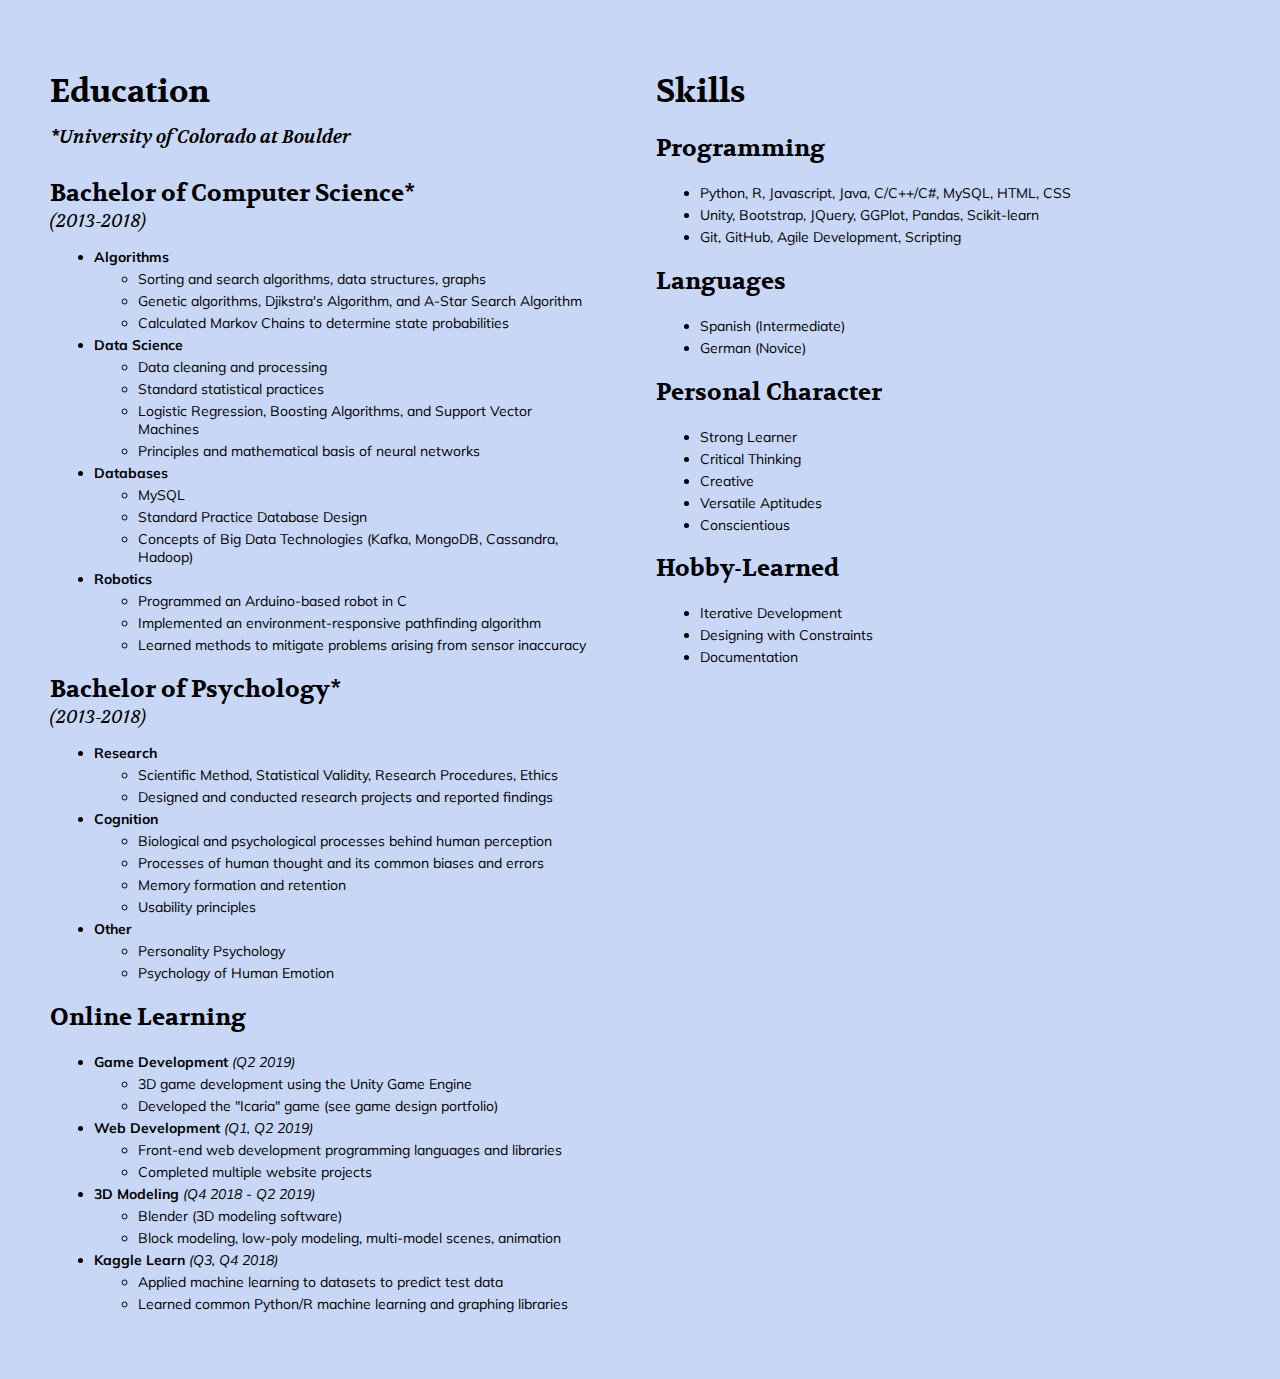
<file: education.html>
<!DOCTYPE html>
<html lang="en" dir="ltr">
  <head>
    <meta charset="utf-8">
    <link href="https://fonts.googleapis.com/css?family=Muli:400,700|Volkhov" rel="stylesheet">
    <link rel="stylesheet" href="css/subpage.css">
    <title>Education and Skills</title>
  </head>
  <body>
    <div class="row">
      <div class="col">
        <h1>Education</h1>
        <h3 class="title">*University of Colorado at Boulder</h3>
        <div class="category">
          <h2>Bachelor of Computer Science*</h2>
          <h3 class="sub-title">(2013-2018)</h3>
        </div>
        <ul>
          <li>
            <span class="strong">Algorithms</span>
            <ul>
              <li>Sorting and search algorithms, data structures, graphs</li>
              <li>Genetic algorithms, Djikstra's Algorithm, and A-Star Search Algorithm</li>
              <li>Calculated Markov Chains to determine state probabilities</li>
            </ul>
          </li>
          <li>
            <span class="strong">Data Science</span>
            <ul>
              <li>Data cleaning and processing</li>
              <li>Standard statistical practices</li>
              <li>Logistic Regression, Boosting Algorithms, and Support Vector Machines</li>
              <li>Principles and mathematical basis of neural networks</li>
            </ul>
          </li>
          <li>
            <span class="strong">Databases</span>
            <ul>
              <li>MySQL</li>
              <li>Standard Practice Database Design</li>
              <li>Concepts of Big Data Technologies (Kafka, MongoDB, Cassandra, Hadoop)</li>
            </ul>
          </li>
          <li>
            <span class="strong">Robotics</span>
            <ul>
              <li>Programmed an Arduino-based robot in C</li>
              <li>Implemented an environment-responsive pathfinding algorithm</li>
              <li>Learned methods to mitigate problems arising from sensor inaccuracy</li>
            </ul>
          </li>
        </ul>
        <div class="category">
          <h2>Bachelor of Psychology*</h2>
          <h3 class="sub-title">(2013-2018)</h3>
        </div>
        <ul>
          <li>
            <span class="strong">Research</span>
            <ul>
              <li>Scientific Method, Statistical Validity, Research Procedures, Ethics</li>
              <li>Designed and conducted research projects and reported findings</li>
            </ul>
          </li>
          <li>
            <span class="strong">Cognition</span>
            <ul>
              <li>Biological and psychological processes behind human perception</li>
              <li>Processes of human thought and its common biases and errors</li>
              <li>Memory formation and retention</li>
              <li>Usability principles</li>
            </ul>
          </li>
          <li>
            <span class="strong">Other</span>
            <ul>
              <li>Personality Psychology</li>
              <li>Psychology of Human Emotion</li>
            </ul>
          </li>
        </ul>
        <h2>Online Learning</h2>
        <ul>
          <li>
            <span class="strong">Game Development</span> <span class="emphasis">(Q2 2019)</span>
            <ul>
              <li>3D game development using the Unity Game Engine</li>
              <li>Developed the "Icaria" game (see game design portfolio)</li>
            </ul>
          </li>
          <li>
            <span class="strong">Web Development</span> <span class="emphasis">(Q1, Q2 2019)</span>
            <ul>
              <li>Front-end web development programming languages and libraries</li>
              <li>Completed multiple website projects</li>
            </ul>
          </li>
            <li>
              <span class="strong">3D Modeling</span> <span class="emphasis">(Q4 2018 - Q2 2019)</span>
              <ul>
                <li>Blender (3D modeling software)</li>
                <li>Block modeling, low-poly modeling, multi-model scenes, animation</li>
              </ul>
            </li>
          <li>
            <span class="strong">Kaggle Learn</span> <span class="emphasis">(Q3, Q4 2018)</span>
            <ul>
              <li>Applied machine learning to datasets to predict test data</li>
              <li>Learned common Python/R machine learning and graphing libraries</li>
            </ul>
          </li>
        </ul>
      </div>
      <div class="col">
        <h1>Skills</h1>
        <h2>Programming</h2>
        <ul>
          <li>Python, R, Javascript, Java, C/C++/C#, MySQL, HTML, CSS</li>
          <li>Unity, Bootstrap, JQuery, GGPlot, Pandas, Scikit-learn</li>
          <li>Git, GitHub, Agile Development, Scripting</li>
        </ul>
        <h2>Languages</h2>
        <ul>
          <li>Spanish (Intermediate)</li>
          <li>German (Novice)</li>
        </ul>
        <h2>Personal Character</h2>
        <ul>
          <li>Strong Learner</li>
          <li>Critical Thinking</li>
          <li>Creative</li>
          <li>Versatile Aptitudes</li>
          <li>Conscientious</li>
        </ul>
        <h2>Hobby-Learned</h2>
        <ul>
          <li>Iterative Development</li>
          <li>Designing with Constraints</li>
          <li>Documentation</li>
        </ul>
      </div>
    </div>
  </body>
</html>
</file>
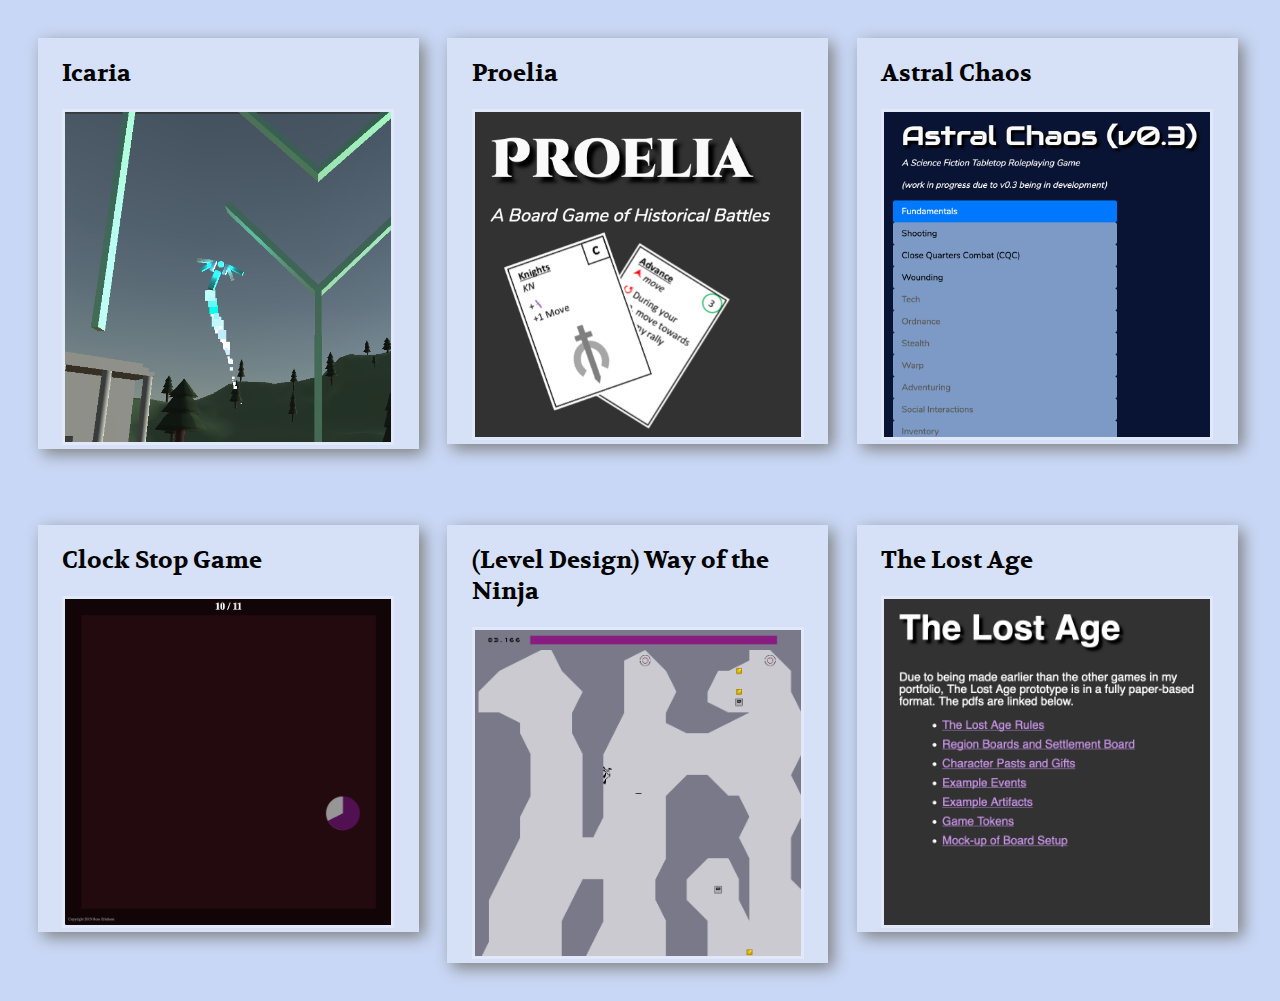
<file: games.html>
<!DOCTYPE html>
<html lang="en" dir="ltr">
  <head>
    <meta charset="utf-8">
    <link href="https://fonts.googleapis.com/css?family=Muli:400,700|Volkhov" rel="stylesheet">
    <link rel="stylesheet" href="css/subpage.css">
    <title>Game Development Portfolio</title>
  </head>
  <body>
    <div class="row">
      <div class="col col3 card">
        <a target="_blank" href="https://rossjerickson.github.io/Icaria/index.html">
          <h2>Icaria</h2>
          <img class="card-img" src="images/icaria_img.png" alt="image of icaria game">
        </a>
      </div>
      <div class="col col3 card">
        <a target="_blank" href="https://rossjerickson.github.io/Ross-Erickson-Website/proelia.html">
          <h2>Proelia</h2>
          <img class="card-img" src="images/proelia_img.png" alt="image of proelia game">
        </a>
      </div>
      <div class="col col3 card">
        <a target="_blank" href="https://rossjerickson.github.io/Ross-Erickson-Website/astral_chaos.html">
          <h2>Astral Chaos</h2>
          <img class="card-img" src="images/astral_chaos_img.png" alt="image of astral chaos game">
        </a>
      </div>
    </div>
    <div class="row">
      <div class="col col3 card">
        <a target="_blank" href="https://rossjerickson.github.io/Clock-Stop/index.html">
          <h2>Clock Stop Game</h2>
          <img class="card-img" src="images/clock_stop_website_img.png" alt="image of clock stop website">
        </a>
      </div>
      <div class="col col3 card">
        <a target="_blank" href="https://rossjerickson.github.io/Ross-Erickson-Website/wayoftheninjaLevels.html">
          <h2>(Level Design) Way of the Ninja</h2>
          <img class="card-img" src="images/wayOfTheNinja_img.png" alt="image of way of the ninja level">
        </a>
      </div>
      <div class="col col3 card">
        <a target="_blank" href="https://rossjerickson.github.io/Ross-Erickson-Website/lost_age.html">
          <h2>The Lost Age</h2>
          <img class="card-img" src="images/lost_age_img.png" alt="image of the lost age game">
        </a>
      </div>
    </div>
  </body>
</html>
</file>
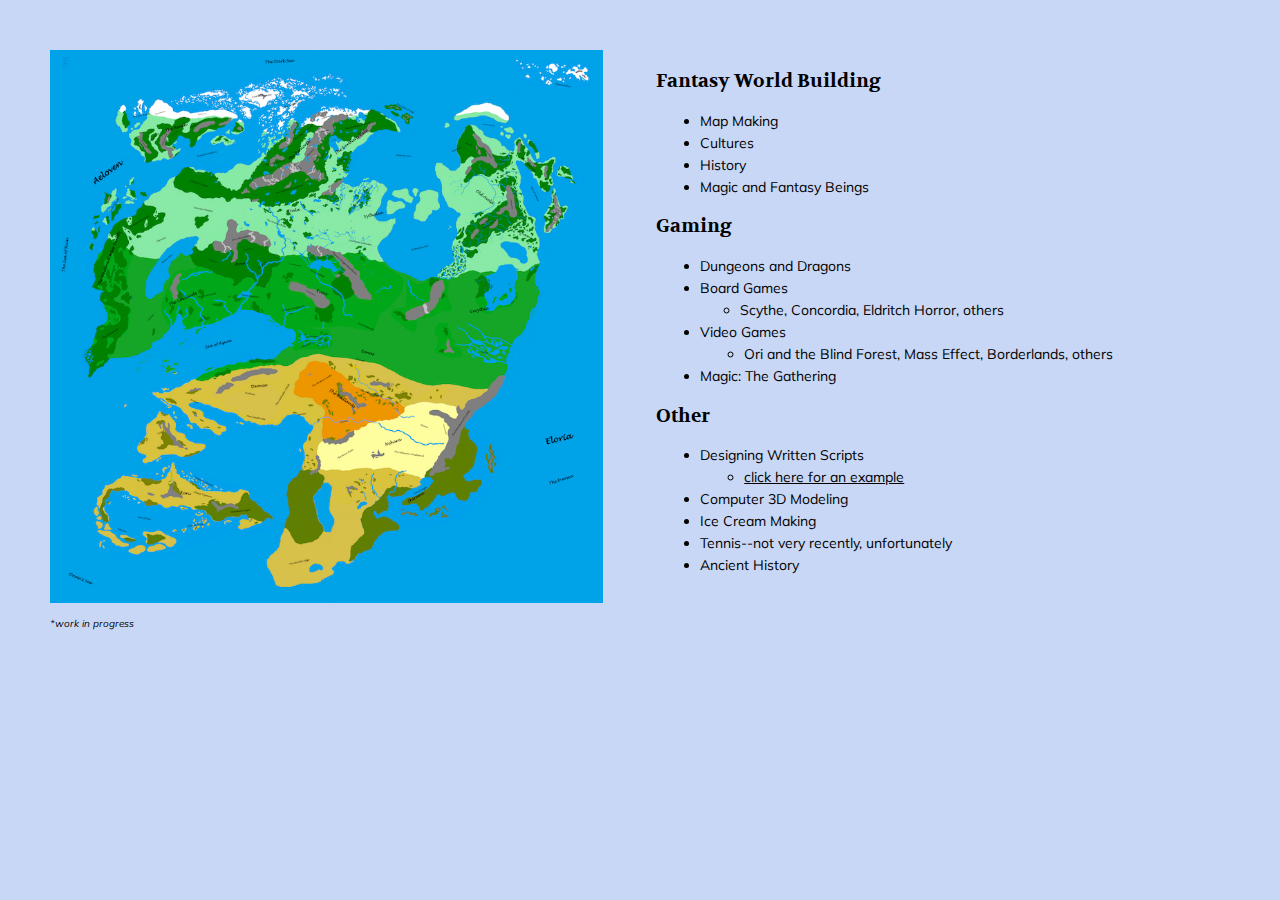
<file: hobbies.html>
<!DOCTYPE html>
<html lang="en" dir="ltr">
  <head>
    <meta charset="utf-8">
    <link href="https://fonts.googleapis.com/css?family=Muli:400,700|Volkhov" rel="stylesheet">
    <link rel="stylesheet" href="css/subpage.css">
    <title>Hobbies</title>
  </head>
  <body>
    <div class="row">
      <div class="col">
        <a target="_blank" href="images/miria.png"><img class="map" src="images/miria_small.png" alt="map of miria"></a>
        <p class="caption">*work in progress</p>
      </div>
      <div class="col">
        <h3>Fantasy World Building</h3>
          <ul>
            <li>Map Making</li>
            <li>Cultures</li>
            <li>History</li>
            <li>Magic and Fantasy Beings</li>
          </ul>
        <h3>Gaming</h3>
          <ul>
            <li>Dungeons and Dragons</li>
            <li>Board Games</li>
              <ul><li>Scythe, Concordia, Eldritch Horror, others</li></ul>
            <li>Video Games
              <ul><li>Ori and the Blind Forest, Mass Effect, Borderlands, others</li></ul>
            </li>
            <li>Magic: The Gathering</li>
          </ul>
          <h3>Other</h3>
            <ul>
              <li>
                Designing Written Scripts
                <ul><li><a target="blank" href="images/script_example.png"><span class="underline">click here for an example</span></a></li></ul>
              </li>
              <li>Computer 3D Modeling</li>
              <li>Ice Cream Making</li>
              <li>Tennis--not very recently, unfortunately</li>
              <li>Ancient History</li>
            </ul>
      </div>
    </div>

    <script src="https://stackpath.bootstrapcdn.com/bootstrap/4.3.1/js/bootstrap.min.js" integrity="sha384-JjSmVgyd0p3pXB1rRibZUAYoIIy6OrQ6VrjIEaFf/nJGzIxFDsf4x0xIM+B07jRM" crossorigin="anonymous"></script>
  </body>
</html>
</file>
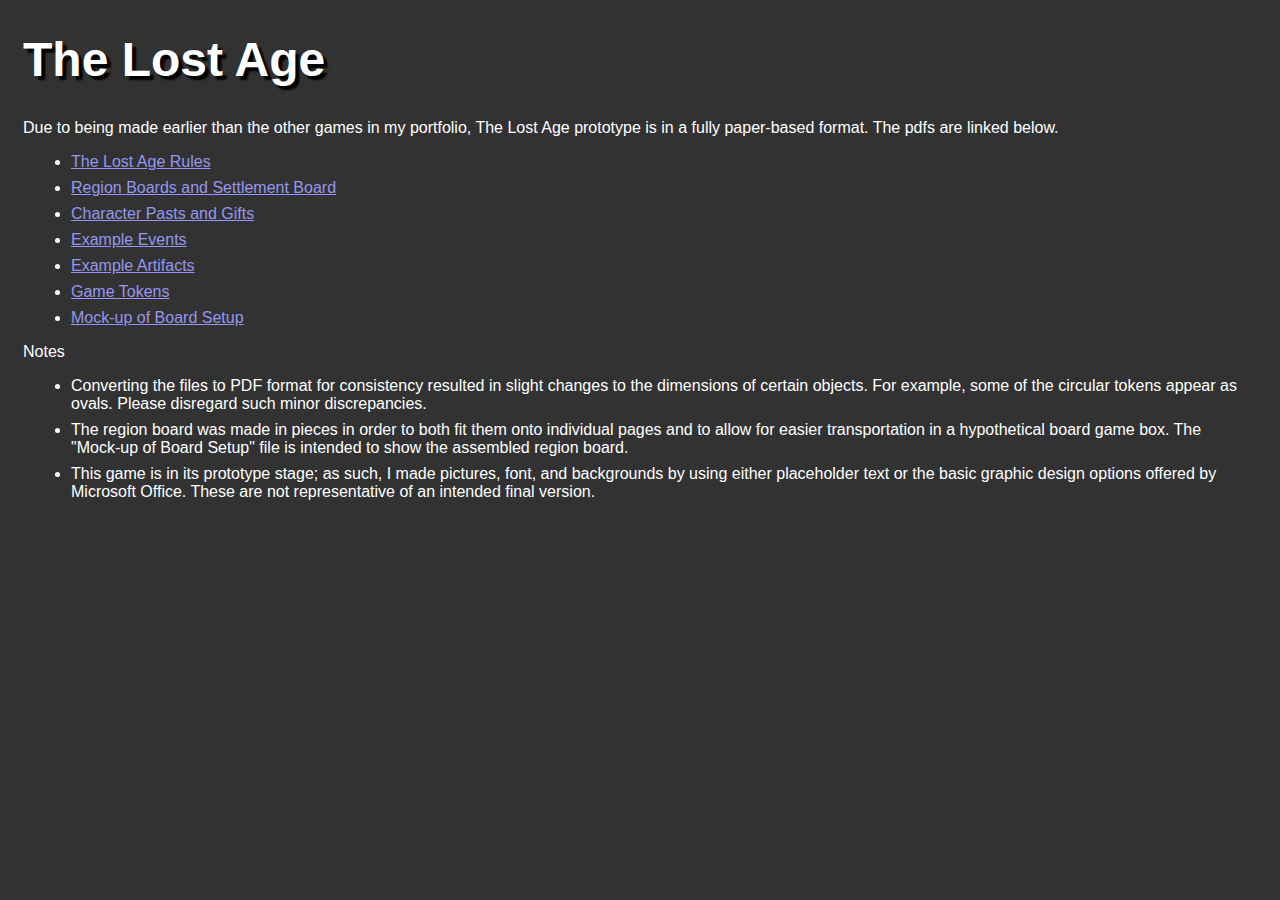
<file: lost_age.html>
<!DOCTYPE html>
<html lang="en" dir="ltr">
  <head>
    <meta charset="utf-8">
    <title>The Lost Age</title>
    <link rel="stylesheet" href="css/game_page.css">
  </head>
  <body>
    <h1>The Lost Age</h1>
    <p>Due to being made earlier than the other games in my portfolio, The Lost Age prototype is in a fully paper-based format. The pdfs are linked below.</p>
    <ul>
      <li>
        <a target="_blank" href="game_pdfs/The_Lost_Age_Rules.pdf">The Lost Age Rules</a>
      </li>
      <li>
        <a target="_blank" href="game_pdfs/Region_Boards_and_Settlement_Board.pdf">Region Boards and Settlement Board</a>
      </li>
      <li>
        <a target="_blank" href="game_pdfs/Pasts_and_Gifts.pdf">Character Pasts and Gifts</a>
      </li>
      <li>
        <a target="_blank" href="game_pdfs/Example_Events.pdf">Example Events</a>
      </li>
      <li>
        <a target="_blank" href="game_pdfs/Example_Artifacts.pdf">Example Artifacts</a>
      </li>
      <li>
        <a target="_blank" href="game_pdfs/Tokens.pdf">Game Tokens</a>
      </li>
      <li>
        <a target="_blank" href="game_pdfs/Mock_Up_of_Board_Setup.pdf">Mock-up of Board Setup</a>
      </li>
    </ul>
    <p>Notes</p>
    <ul>
      <li>
        Converting the files to PDF format for consistency resulted in slight changes to the dimensions of certain objects. For example, some of the circular tokens appear as ovals. Please disregard such minor discrepancies.
      </li>
      <li>
        The region board was made in pieces in order to both fit them onto individual pages and to allow for easier transportation in a hypothetical board game box. The "Mock-up of Board Setup" file is intended to show the assembled region board.
      </li>
      <li>
        This game is in its prototype stage; as such, I made pictures, font, and backgrounds by using either placeholder text or the basic graphic design options offered by Microsoft Office. These are not representative of an intended final version.
      </li>
    </ul>
  </body>
</html>
</file>
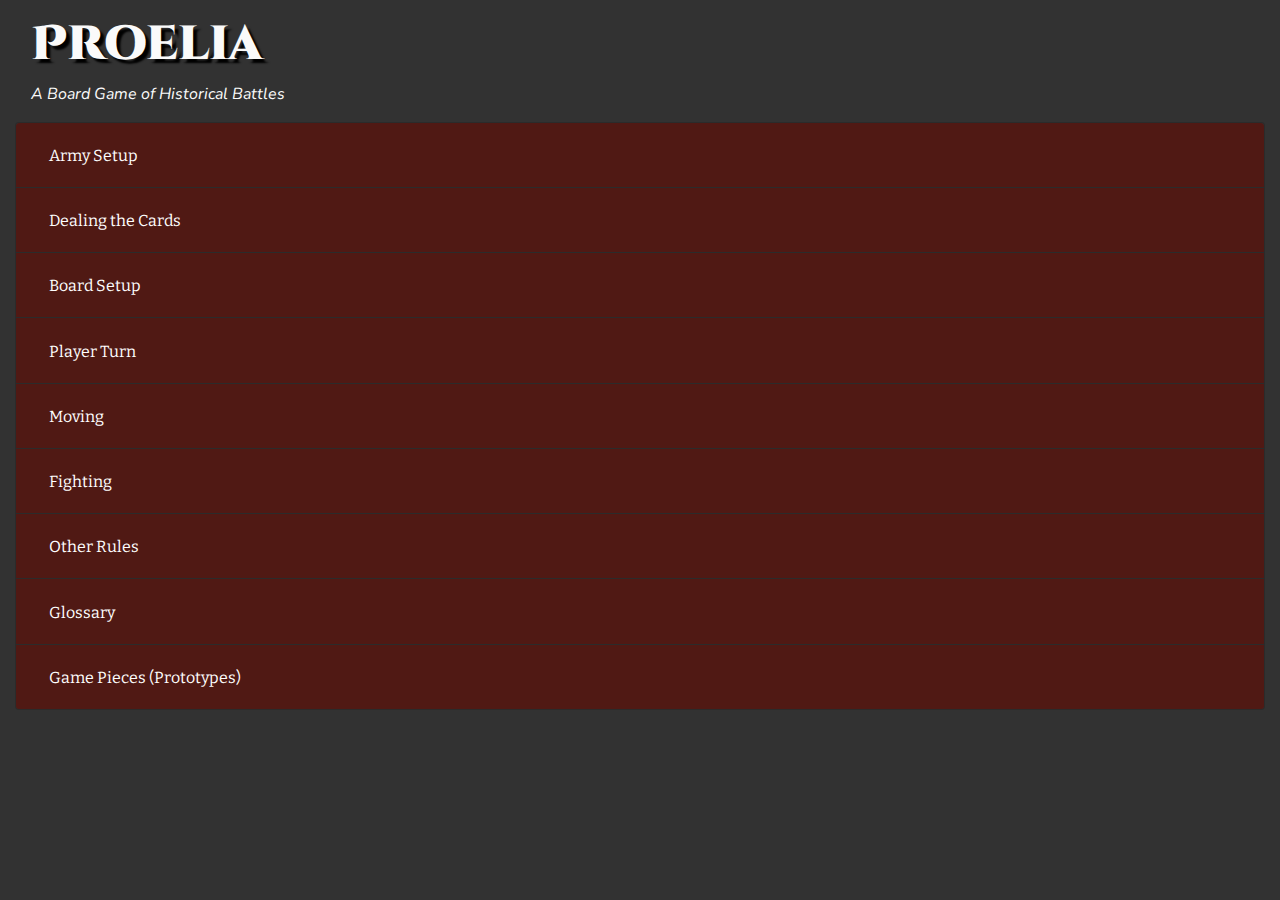
<file: proelia.html>
<!DOCTYPE html>
<html lang="en" dir="ltr">
  <head>
    <meta charset="utf-8">
    <title>Proelia</title>

    <link href="https://fonts.googleapis.com/css?family=Bitter|Cinzel+Decorative:900|Nunito:400,700" rel="stylesheet">

    <link rel="stylesheet" href="https://stackpath.bootstrapcdn.com/bootstrap/4.3.1/css/bootstrap.min.css" integrity="sha384-ggOyR0iXCbMQv3Xipma34MD+dH/1fQ784/j6cY/iJTQUOhcWr7x9JvoRxT2MZw1T" crossorigin="anonymous">
    <script src="https://code.jquery.com/jquery-3.3.1.slim.min.js" integrity="sha384-q8i/X+965DzO0rT7abK41JStQIAqVgRVzpbzo5smXKp4YfRvH+8abtTE1Pi6jizo" crossorigin="anonymous"></script>
    <script src="https://cdnjs.cloudflare.com/ajax/libs/popper.js/1.14.7/umd/popper.min.js" integrity="sha384-UO2eT0CpHqdSJQ6hJty5KVphtPhzWj9WO1clHTMGa3JDZwrnQq4sF86dIHNDz0W1" crossorigin="anonymous"></script>
    <script src="https://stackpath.bootstrapcdn.com/bootstrap/4.3.1/js/bootstrap.min.js" integrity="sha384-JjSmVgyd0p3pXB1rRibZUAYoIIy6OrQ6VrjIEaFf/nJGzIxFDsf4x0xIM+B07jRM" crossorigin="anonymous"></script>

    <link rel="stylesheet" href="css/game_page.css">
    <link rel="stylesheet" href="css/proelia.css">

  </head>
  <body>
    <div class="title">
      <h1>Proelia</h1>
      <p class="emphasis">A Board Game of Historical Battles</p>
    </div>
    <div class="accordion" id="game-rules">
      <div class="card">
        <div class="card-header" id="army-setup" data-toggle="collapse" data-target="#collapse-army-setup" aria-expanded="false" aria-controls="collapse-army-setup">
          <h2 class="mb-0">
            <button class="btn btn-link">
              Army Setup
            </button>
          </h2>
        </div>
        <div id="collapse-army-setup" class="collapse" aria-labelledby="army-setup">
          <div class="card-body">
            <ol>
              <li>
                Each player chooses an army color (red or purple) and a coin side (heads or tails).
              </li>
              <li>
                Each player takes all the regiment cards of their color and chooses in secret six regiments that will make up their army, subject to the following restraints:
                <ul>
                  <li>
                    No more than three of the same type of regiment may be chosen
                  </li>
                  <li>
                    Players must have three different types of regiments.
                  </li>
                  <li>
                    One (and only one) of the chosen regiments must be a commander regiment (labeled with a 'C').
                  </li>
                </ul>
              </li>
              <li>
                Once both players have chosen their six regiments, they may take the regiment tokens of their color that correspond to their choices.
                <ul><li>Note: The roman numerals on the regiment cards and regiment tokens are used to identify which card corresponds to which token when there are multiple regiments of the same type.</li></ul>
              </li>
            </ol>
          </div>
        </div>
      </div>

      <div class="card">
        <div class="card-header" id="dealing" data-toggle="collapse" data-target="#collapse-dealing" aria-expanded="true" aria-controls="collapse-dealing">
          <h2 class="mb-0">
            <button class="btn btn-link">
              Dealing the Cards
            </button>
          </h2>
        </div>
        <div id="collapse-dealing" class="collapse" aria-labelledby="dealing">
          <div class="card-body">
            <ol>
              <li>
                Deal one of each common order to each player.
              </li>
              <li>
                Shuffle the remaining common orders (there should be one of each) together with the type-based orders, and then divide that deck into piles of four. Give each player three of the piles and set the remaining pile aside.
              </li>
              <li>
                From each of their three piles, each player chooses one order to keep for themselves and one order to discard. Once this is done, the players exchange their resulting piles of two. From each of their new piles, players choose one order to keep and then discard the remaining one. All discarded orders are set aside and will not be used in this game.
                <ul><li>If you are left with a pile that only has type-based orders you cannot use, you may instead take one card of your choice from the pile that was set aside in Step II.</li></ul>
              </li>
              <li>
                Shuffle the inspiration cards and deal each player two of them. The remainder will not be used in this game.
              </li>
            </ol>
          </div>
        </div>
      </div>

      <div class="card">
        <div class="card-header" id="board-setup" data-toggle="collapse" data-target="#collapse-board-setup" aria-expanded="false" aria-controls="collapse-board-setup">
          <h2 class="mb-0">
            <button class="btn btn-link">
              Board Setup
            </button>
          </h2>
        </div>
        <div id="collapse-board-setup" class="collapse" aria-labelledby="board-setup">
          <div class="card-body">
            <ol>
              <li>
                Place all of your regiments' cards in the 'maintaining' section beneath the 'awaiting orders' card on your order grid.
              </li>
              <li>
                Flip a coin. The player who wins the flip chooses who places a regiment first.
              </li>
              <li>
                To place a regiment, pick one of your regiment tokens and place it in one of the nodes in your rally zone. Players take turns placing their regiment tokens until each player has placed all six of their regiment tokens.
              </li>
              <li>
                Each player chooses in secret three of their orders that will be their starting orders. Once both players have chosen, they place those orders onto their order grid each in a separate 'order' section.
              </li>
            </ol>
          </div>
        </div>
      </div>

      <div class="card">
        <div class="card-header" id="player-turn" data-toggle="collapse" data-target="#collapse-player-turn" aria-expanded="false" aria-controls="collapse-player-turn">
          <h2 class="mb-0">
            <button class="btn btn-link">
              Player Turn
            </button>
          </h2>
        </div>
        <div id="collapse-player-turn" class="collapse" aria-labelledby="player-turn">
          <div class="card-body">
            <ul>
              <li>
                Players take turns taking turns until one player has achieved victory. To determine who goes first, flip a coin: the player who wins the flip chooses who takes the first turn.
              </li>
              <li>
                Taking your turn:
                <ol>
                  <li>
                    Choose up to two regiment cards from the 'maintaining' sections on your order grid and set them aside. These will be the regiments you give orders to this turn.
                  </li>
                  <li>
                    Move all regiment cards that are readying to instead be maintaining the orders that they last carried out.
                  </li>
                  <li>
                    Swap one of the three order cards with an order from your hand if desired. If you do, move all regiment cards that were maintaining the swapped order to be maintaining 'awaiting orders' instead.
                  </li>
                  <li>
                    Move the two regiment cards that you set aside to be above two order cards of your choice, in the 'readying' section; those regiments then carry out their respective orders.
                    <ul><li>Regiments are not allowed to share the same order card as another regiment, though two regiments may seperately be given identical orders from two identical order cards.</li></ul>
                  </li>
                </ol>
              </li>
              <li>
                Carrying out orders:
                <ul>
                  <li>
                    When a regiment carries out an order, it may perform each action marked with a 🔼 that is on the order card. The actions on the order card that are performed must be performed from top to bottom.
                  </li>
                  <li>
                    All rules marked with a 🔼 on the order are in effect during the entire turn in which it is carrying out that order, and then cease to take effect once that player's turn is over.
                  </li>
                </ul>
              </li>
              <li>
                Readying after carrying out an order:
                <ul>
                  <li>
                    When a regiment is done carrying out its order, it is considered to be 'readying'. This is represented by being in a 'readying' section on the order grid, which effectively prohibits them from being chosen for another order on the next turn.
                  </li>
                </ul>
              </li>
              <li>
                Maintaining orders:
                <ul>
                  <li>
                    When a regiment is in a 'maintaining' section of the order grid, it is considered to be maintaining the order that is above it.
                  </li>
                  <li>
                    Rules marked with a 🔄 are in effect while a regiment is carrying out that order, readying after having carried out that order, or maintaining that order.
                  </li>
                  <li>
                    Rules marked with a ⏳ are worded to be optional actions. When a player decides to have a regiment take such an action, that regiment is moved to be maintaining 'awaiting orders' as soon as it completes the described action.
                  </li>
                </ul>
              </li>
              <li>
                Achieving Victory:
                <ul><li>A player is victorious when they a) rout their opponent's commander regiment or b) rout at least four of their opponent's six regiments.</li></ul>
              </li>
            </ul>
          </div>
        </div>
      </div>

      <div class="card">
        <div class="card-header" id="moving" data-toggle="collapse" data-target="#collapse-moving" aria-expanded="false" aria-controls="collapse-moving">
          <h2 class="mb-0">
            <button class="btn btn-link">
              Moving
            </button>
          </h2>
        </div>
        <div id="collapse-moving" class="collapse" aria-labelledby="moving">
          <div class="card-body">
            <ul>
              <li>
                When a regiment moves, it may move to an adjacent node (i.e. any node connected to its current node).
              </li>
              <li>
                Each bonus it has to its move from its order and/or regiment type allows it to move across one more node connection when it moves. It is still all considered to be one move (e.g. a knight regiment, with 'move+', may move across two node connections with its move).
                <ul><li>Bonuses are marked with a '+' after the word 'move', as in the example above.</li></ul>
              </li>
              <li>
                A regiment cannot move into the same node as another regiment except to fight an enemy regiment. An order allows a regiment to fight with its move when the order has a green circle around its fight value.
              </li>
              <li>
                If a regiment enters a forest or a shallows node, its move immediately ends, regardless of any bonuses it has to its move.
              </li>
              <li>
                Regiments cannot move through other regiments.
              </li>
            </ul>
          </div>
        </div>
      </div>

      <div class="card">
        <div class="card-header" id="fighting" data-toggle="collapse" data-target="#collapse-fighting" aria-expanded="false" aria-controls="collapse-fighting">
          <h2 class="mb-0">
            <button class="btn btn-link">
              Fighting
            </button>
          </h2>
        </div>
        <div id="collapse-fighting" class="collapse" aria-labelledby="fighting">
          <div class="card-body">
            <ul>
              <li>
                Fighting occurs after all the orders have been carried out. A fight happens between regiments when they are on the same node.
              </li>
              <li>
                When regiments fight, each regiment's fight score is equal to the value shown on their order card plus any other modifiers that are in effect. To determine which regiment wins the fight, use the fight scores of the two regiments and the chart below to see who wins. The losing regiment is routed - remove it from the game.
                <ul>
                  <li>
                    Fight Result Chart:
                    <ul>
                      <li>
                        Attacker’s fight score is 1 or more higher: attacker wins
                      </li>
                      <li>
                        Fight scores are tied or the defender's fight score is only higher by 1: flip a coin to determine the winner
                      </li>
                      <li>
                        Defender’s fight score is higher by 2 or more: defender wins
                      </li>
                    </ul>
                  </li>
                  <li>
                    The attacking regiment is the regiment that entered the other regiment's node. That other regiment is the defending regiment.
                  </li>
                  <li>
                    A regiment's order card is the order card they are currently carrying out, readying after having carried out, or maintaining.
                  </li>
                </ul>
              </li>
              <li>
                When a regiment can fight at range, it can fight with a regiment without having to move into that regiment's node. Instead, the regiment fighting at range may fight with any regiment that is no more node connections away than its range value.
                <ul>
                  <li>
                    A regiment that can fight at range is still only allowed to fight while carrying out its order if that order has a green circle around its fight value.
                  </li>
                  <li>
                    The regiment that is choosing to fight at range is considered to be the attacker.
                  </li>
                  <li>
                    When an attacking regiment fights at range, it does not get routed for losing.
                  </li>
                </ul>
              </li>
              <li>
                If multiple regiments are fighting a single enemy, they each get +⚔️ for each other allied regiment involved. Otherwise, the fights are carried out individually as normal.
              </li>
              <li>
                If multiple regiments survive a fight, the defender stays in the node and the others must move to any empty and adjacent node that they could have reached with their original move. If no such node exists, they are routed.
                <ul><li>If there are multiple surviving defenders, the player who controls them chooses one to remain in the node and moves the rest to any empty and adjacent node.
              </li>
            </ul>
          </div>
        </div>
      </div>

      <div class="card">
        <div class="card-header" id="other-rules" data-toggle="collapse" data-target="#collapse-other-rules" aria-expanded="false" aria-controls="collapse-other-rules">
          <h2 class="mb-0">
            <button class="btn btn-link">
              Other Rules
            </button>
          </h2>
        </div>
        <div id="collapse-other-rules" class="collapse" aria-labelledby="other-rules">
          <div class="card-body">
            <ul>
              <li>
                Inspirations
                <ul>
                  <li>
                    Players may play an inspiration card at any time the inspiration card’s effects say it may be played. Their effects take place immediately.
                  </li>
                  <li>
                    Players may only play one inspiration card per turn.
                  </li>
                  <li>
                    Once an inspiration card is played, it is discarded and cannot be played again.
                  </li>
                </ul>
              </li>
            </ul>
          </div>
        </div>
      </div>

      <div class="card">
        <div class="card-header" id="glossary" data-toggle="collapse" data-target="#collapse-glossary" aria-expanded="false" aria-controls="collapse-glossary">
          <h2 class="mb-0">
            <button class="btn btn-link">
              Glossary
            </button>
          </h2>
        </div>
        <div id="collapse-glossary" class="collapse" aria-labelledby="glossary">
          <div class="card-body">
            <ul>
              <li>
                <span class="strong">Regiments</span>
                <ul>
                  <li>
                    <span class="strong">Regiment</span> - The basic unit of troops in your army. It is represented on the board by one of the regiment tokens, and is one of five types: heavy infantry, skirmishers, archers, riders, or knights.
                  </li>
                  <li>
                    <span class="strong">Commander's Regiment</span> - The regiment that contains the commander of your army. The commander's regiment is only routed when it has lost two fights, or three if it is a heavy infantry regiment.
                  </li>
                  <li>
                    <span class="strong">Heavy Infantry</span> - A heavy infantry regiment is only routed when it has lost two fights.
                  </li>
                  <li>
                    <span class="strong">Skirmishers</span> – Skirmishers get +⚔️⚔️ in forests, hills, and shallows. Any turn in which skirmishers move one and only one node, they may make another move without any move bonuses.
                  </li>
                  <li>
                    <span class="strong">Archers</span> - Archers can fight at a range of 2 if they did not move. Archers get -⚔️ when fighting in the node they occupy.
                  </li>
                  <li>
                    <span class="strong">Riders</span> - Riders have move++.
                  </li>
                  <li>
                    <span class="strong">Knights</span> - Knights have move+ and +⚔️.
                  </li>
                </ul>
              </li>
              <li>
                <span class="strong">The Map</span>
                <ul>
                  <li>
                    <span class="strong">Node</span> - Nodes are spaces on the map that may be occupied by regiments. They are represented by circles and connected to other nodes by lines.
                  </li>
                  <li>
                    <span class="strong">Forest</span> - If a regiment enters a forest node, its move immediately ends, regardless of how many bonus move points it has. When attacking at range, you cannot attack through a forest node, though you may attack into or out of one. Forest nodes are represented by dark green outlines.
                  </li>
                  <li>
                    <span class="strong">Hill</span> - Regiments on a hill node gain +⚔️ while defending. Hills are represented by brown outlines.
                  </li>
                  <li>
                    <span class="strong">Shallows</span> - If a regiment enters a shallows node, its move immediately ends, regardless of how many bonus move points it has. Shallows nodes are represented by light blue outlines.
                  </li>
                  <li>
                    <span class="strong">Deep Water</span> - Regiments may not move into a deep water node. Deep water nodes are represented by dark blue outlines.
                  </li>
                  <li>
                    <span class="strong">Rally Zone</span> - Rally zones are the groups of interconnected nodes where regiments may be set up when setting up the board. Each player has their own rally zone, which is the one closest to where they are sitting. Rally zone nodes are represented by having a greyed-out filling.
                  </li>
                </ul>
              </li>
              <li>
                <span class="strong">Cards</span>
                <ul>
                  <li>
                    <span class="strong">Common Orders</span> - Common orders are orders that any regiment may be given. Each player has at least one of each common order. The common orders are: Advance, Charge, Engage, Flank, Form Up, Hold, Reform, and Regroup.
                  </li>
                  <li>
                    <span class="strong">Type-Based Orders</span> - Type-based orders may only be given to regiments of their associated type. The type-based orders are: Fire at Will, Harass, Hit and Run, Impact, Raise Shields, Screen, Shield Wall, Stalk, Trample, and Volley.
                  </li>
                  <li>
                    <span class="strong">Inspirations</span> - Inspirations are special one-time abilities that may be granted to regiments.
                  </li>
                </ul>
              </li>
              <li>
                <span class="strong">Other</span>
                <ul>
                  <li>
                    ⚔️ - this is a symbol that denotes fight values. '+⚔️⚔️', for example, means +2 fight value.
                  </li>
                  <li>
                    🚩 - this symbol is shorthand for 'regiment'
                  </li>
                  <li>
                    <span class="strong">Allied Regiments</span> - Allied regiments are regiments that belong to the same player.
                  </li>
                </ul>
              </li>
            </ul>
          </div>
        </div>
      </div>

      <div class="card">
        <div class="card-header" id="game-pieces" data-toggle="collapse" data-target="#collapse-game-pieces" aria-expanded="false" aria-controls="collapse-game-pieces">
          <h2 class="mb-0">
            <button class="btn btn-link">
              Game Pieces (Prototypes)
            </button>
          </h2>
        </div>
        <div id="collapse-game-pieces" class="collapse" aria-labelledby="game-pieces">
          <div class="card-body">
            <p class="emphasis">Text symbols in these files are slightly different from those accesible online, such as a dagger in place of crossed swords. All pdf symbols will clearly correspond to one web symbol more than any other.</p>
            <ul>
              <li>
                <a target="_blank" href="game_pdfs/proelia_game_boards.pdf">Proelia Game Boards</a>
              </li>
              <li>
                <a target="_blank" href="game_pdfs/proelia_cards.pdf">Proelia Cards</a>
              </li>
              <li>
                <a target="_blank" href="game_pdfs/proelia_tokens.pdf">Proelia Tokens</a>
              </li>
            </ul>
          </div>
        </div>
      </div>
    </div>
  </body>
</html>
</file>
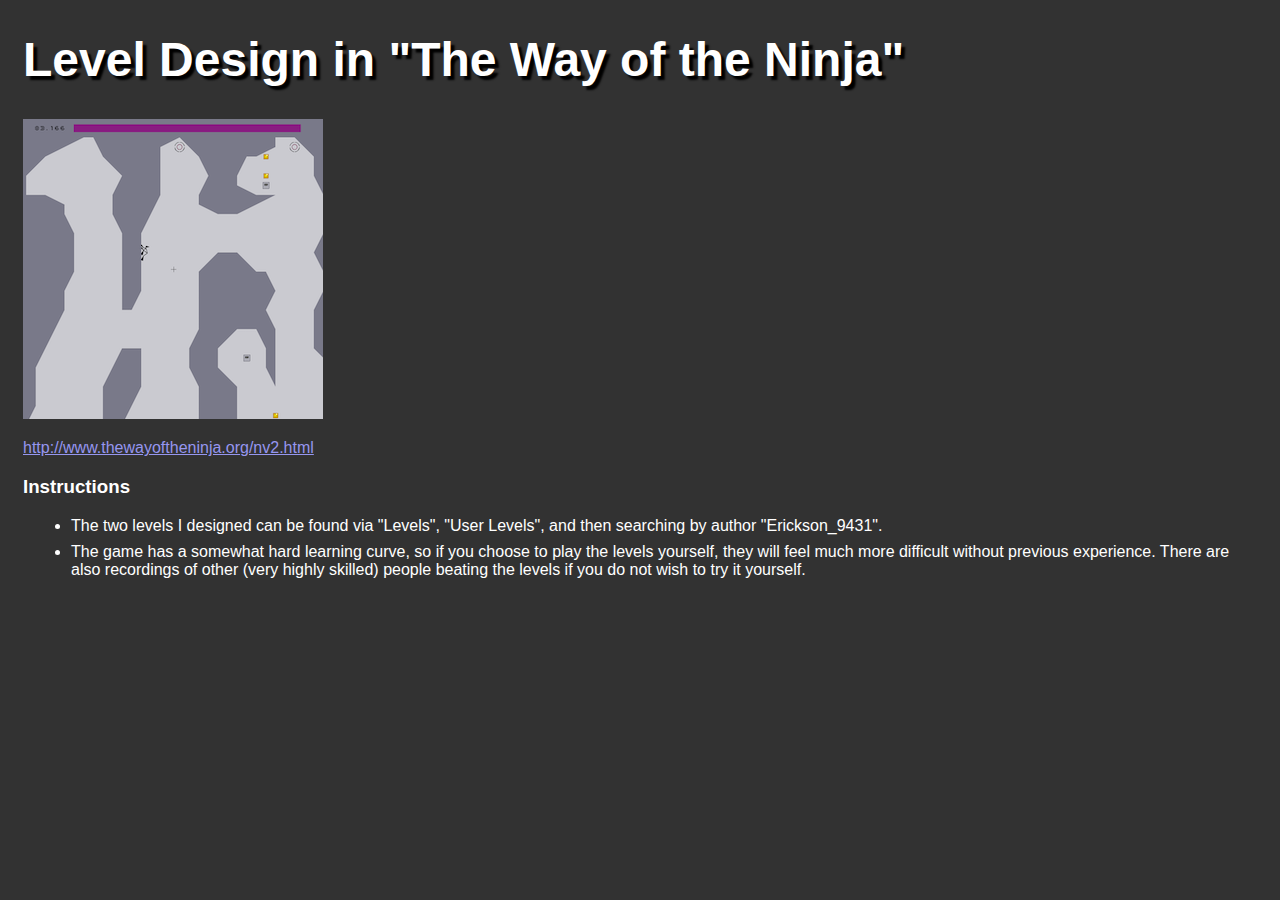
<file: wayoftheninjaLevels.html>
<!DOCTYPE html>
<html lang="en" dir="ltr">
  <head>
    <meta charset="utf-8">
    <title>The Way of the Ninja Level Design</title>
    <link rel="stylesheet" href="css/game_page.css">
  </head>
  <body>
    <h1>Level Design in "The Way of the Ninja"</h1>
    <a target="_blank" href="http://www.thewayoftheninja.org/nv2.html">
      <div>
        <img src="images/wayOfTheNinja_small_img.png" alt="image of the way of the ninja">
        <p>http://www.thewayoftheninja.org/nv2.html</p>
      </div>
    </a>
    <h3>Instructions</h3>
    <ul>
      <li>
        <span class="">The two levels I designed can be found via "Levels", "User Levels", and then searching by author "Erickson_9431". </span>
      </li>
      <li>
        The game has a somewhat hard learning curve, so if you choose to play the levels yourself, they will feel much more difficult without previous experience. There are also recordings of other (very highly skilled) people beating the levels if you do not wish to try it yourself.
      </li>
    </ul>
  </body>
</html>
</file>
<file: css/game_page.css>
a, a:default, a:enabled, a:link {
  color: rgb(150, 150, 240);
}

a:visited {
  color: rgb(200, 150, 230);
}

body {
  color: white;
  background-color: rgb(50, 50, 50);
  font-family: 'Nunito', sans-serif;
  padding: 0 15px;
}

h1 {
  font-size: 3rem;
  font-weight: 900;
  text-shadow: 4px 4px 2px black;
}

li {
  margin: 8px;
}

table {
  border: 2px solid;
  margin: 18px 36px;
}

td, th {
  border: 1px solid;
}

.basic-table {
  table-layout: fixed;
  width: 60%;
}

.border-top-double {
  border-top: double;
}

.card {
  background-color: rgb(50, 50, 50);
}

.card-header {
  border-radius: 0;
  cursor: pointer;
  min-height: 3rem;
}

.emphasis {
  font-style: italic;
}

.footnote {
  margin: 1rem;
}

.strong {
  font-weight: 700;
}

.title {
  color: rgb(250, 250, 250);
  margin: 1rem;
}

.wide-table {
  table-layout: fixed;
  width: calc(100% - 72px);
}
</file>
<file: css/subpage.css>
a:visited, a:link {
  color: black;
  text-decoration: none;
}

a:hover {
  color: rgb(25, 50, 110);
  text-decoration: underline;
}

body {
  background-color: rgb(200, 215, 245);
  font-family: 'Muli', Arial, sans-serif;
  padding: 0;
  margin: 0;
  text-align: center;
}

h1, h2, h3, h4, h5, h6 {
  font-family: 'Volkhov', serif;
}

li {
  font-size: 14px;
  margin: 4px;
}

.caption {
  font-size: 10px;
  font-style: italic;
}

.card {
  background-color: rgb(215, 225, 250);
  background-color: rgba(255, 255, 255, .25);
  box-shadow: 5px 5px 15px grey;
  padding: 0 1% 1%;
}

.card-img {
  border: rgb(215, 225, 250);
  border: 3px solid rgba(255, 255, 255, .25);
  width: calc(100% - 6px);
}

.category h2 {
  margin-bottom: 0;
}

.col {
  display: inline-block;
  margin: 2% 0;
  padding: 0 2%;
  vertical-align: top;
  width: 96%;
}

.emphasis {
  font-style: italic;
}

.hovered {
  opacity: .75;
}

.map {
  width: 100%;
}

.row {
  padding: 0 2%;
  text-align: left;
}

.strong {
  font-weight: 700;
}

.sub-title {
  font-style: italic;
  font-weight: normal;
  margin: 0;
}

.title {
  bottom: 9px;
  font-style: italic;
  position: relative;
}

.underline {
  text-decoration: underline;
}

.warning {
  font-size: 1.5rem;
  text-align: center;
  text-decoration: underline;
}

/*************************** Desktops and Laptops ***************************/

@media (min-width: 800px) {
  .col {
    width: 45%;
  }
  .col3 {
    margin: 1%;
    width: 27%;
  }
  .row {
    padding: 2%;
  }
}
</file>
<file: css/proelia.css>
h1 {
  font-family: 'Cinzel Decorative', cursive;
}

ol {
  list-style: upper-roman;
}

.card-body {
  background-color: rgb(210, 195, 195);
  color: black;
}

.card-header {
  background-color: rgb(80, 25, 20);
}

.card-header .btn-link {
  color: white;
  font-family: 'Bitter', serif;
}
</file>
<file: css/astral_chaos.css>
body {
  background-color: rgb(10, 20, 50);
}

h1 {
  font-family: 'Audiowide', monotype;
}

ol {
  list-style: decimal;
}

.card-body {
  background-color: rgb(125, 155, 195);
  color: black;
}

.card-header {
  background-color: rgb(20, 20, 20);
}

.card-header .btn-link {
  color: white;
  font-family: 'Bitter', serif;
}

.content {
  height: 100%;
}

.grey {
  color: rgb(90, 90, 90);
}

.nav-link {
  background-color: rgb(60, 150, 235);
  background-color: rgb(125, 155, 195);
  color: black;
}

.table-subhead {
  background-color: black;
  color: rgb(125, 155, 195);
}
</file>
